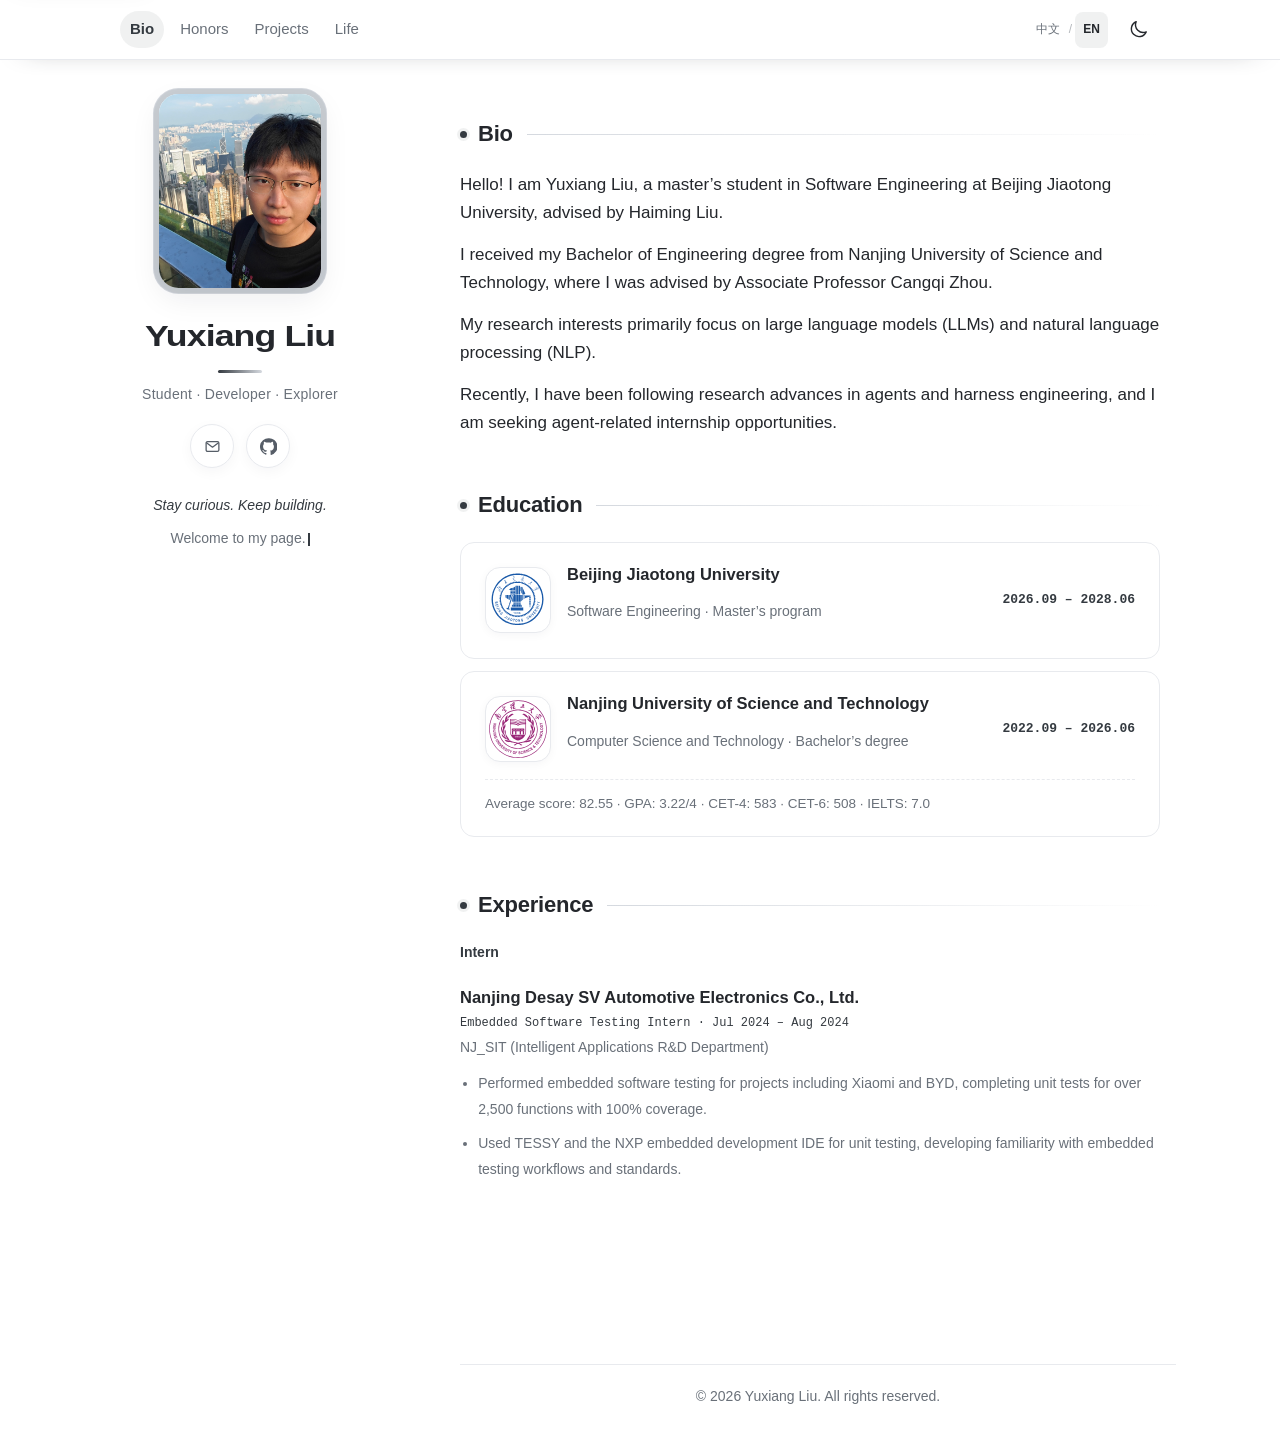
<file: personal-site/index.html>
<!DOCTYPE html>
<html lang="en" data-theme="light">
<head>
<meta charset="UTF-8">
<link rel="alternate" hreflang="zh-CN" href="zh/index.html"><link rel="alternate" hreflang="en" href="index.html"><meta name="viewport" content="width=device-width, initial-scale=1">
<title>Yuxiang Liu · Personal Homepage</title>
<meta name="description" content="Yuxiang Liu, a Software Engineering master’s student at Beijing Jiaotong University interested in LLMs, NLP, agents, and harness engineering, seeking agent-related internships.">
<meta id="themeColor" name="theme-color" content="#ffffff">
<link rel="icon" href="assets/img/favicon.svg" type="image/svg+xml">
<script>document.documentElement.classList.add("js");document.documentElement.dataset.theme=new URLSearchParams(location.search).get("theme")==="dark"?"dark":"light";document.documentElement.dataset.panel=["honors","projects","life"].includes(location.hash.slice(1))?location.hash.slice(1):"bio";</script>
<link rel="stylesheet" href="assets/css/theme-luka.css"><link rel="stylesheet" href="assets/css/custom.css">
</head>
<body class="theme-luka">
<a class="skip-link" href="#main-content">Skip to content</a>
<nav class="top-nav" aria-label="Primary navigation"><div class="nav-container"><div class="nav-left"><a href="#bio" class="nav-link"><span>Bio</span></a><a href="#honors" class="nav-link"><span>Honors</span></a><a href="#projects" class="nav-link"><span>Projects</span></a><a href="#life" class="nav-link"><span>Life</span></a></div><div class="nav-right"><nav class="language-switch" aria-label="Language selection"><a href="zh/index.html#bio" data-language-base="zh/index.html" lang="zh-CN" hreflang="zh-CN" aria-label="Chinese version">中文</a><span aria-hidden="true">/</span><a href="index.html#bio" data-language-base="index.html" lang="en" hreflang="en" aria-current="page" aria-label="English version">EN</a></nav><button id="themeToggle" class="theme-toggle" title="Switch to dark theme" aria-label="Switch to dark theme" aria-pressed="false"><svg class="icon-svg icon-moon" viewBox="0 0 24 24" aria-hidden="true"><path d="M21.75 15a9.75 9.75 0 0 1-12.75-12.75A9.75 9.75 0 1 0 21.75 15Z"/></svg><svg class="icon-svg icon-sun" viewBox="0 0 24 24" aria-hidden="true"><circle cx="12" cy="12" r="3.5"/><path d="M12 2v2M12 20v2M4.93 4.93l1.42 1.42M17.65 17.65l1.42 1.42M2 12h2M20 12h2"/></svg></button></div></div></nav>
<div class="wrapper">
<header class="sidebar"><div class="profile-card"><div class="image avatar"><img src="assets/img/avatar.jpg" alt="Portrait of Yuxiang Liu" decoding="async" fetchpriority="high"></div><h1 class="site-name"><span class="name-lettering">Yuxiang Liu</span></h1><p class="sidebar-sub">Student · Developer · Explorer</p><div class="social-icons"><a href="mailto:liuyx26@bjtu.edu.cn" title="Email: liuyx26@bjtu.edu.cn" aria-label="Email Yuxiang Liu"><svg class="icon-svg" viewBox="0 0 24 24" aria-hidden="true"><rect x="3" y="5" width="18" height="14" rx="2"/><path d="m4 7 8 6 8-6"/></svg></a><a href="https://github.com/lyx0902" target="_blank" rel="noopener noreferrer" title="GitHub · lyx0902" aria-label="Yuxiang Liu on GitHub"><svg class="icon-svg icon-github" viewBox="0 0 24 24" aria-hidden="true" focusable="false"><path d="M12 .3a12 12 0 0 0-3.79 23.39c.6.11.82-.26.82-.58l-.02-2.04c-3.34.73-4.04-1.61-4.04-1.61-.55-1.39-1.33-1.76-1.33-1.76-1.09-.74.08-.73.08-.73 1.21.09 1.84 1.24 1.84 1.24 1.07 1.84 2.81 1.31 3.5 1 .11-.78.42-1.31.76-1.61-2.67-.3-5.47-1.33-5.47-5.93 0-1.31.47-2.38 1.24-3.22-.14-.3-.54-1.52.1-3.18 0 0 1.01-.32 3.3 1.23A11.5 11.5 0 0 1 12 6.32c1.02 0 2.05.14 3 .4 2.28-1.55 3.29-1.23 3.29-1.23.64 1.66.24 2.88.12 3.18.76.84 1.23 1.91 1.23 3.22 0 4.61-2.81 5.62-5.48 5.92.44.37.81 1.1.81 2.22l-.02 3.29c0 .31.21.69.83.57A12 12 0 0 0 12 .3Z"/></svg></a></div><p class="sidebar-motto"><span class="motto-quote" lang="en">Stay curious. Keep building.</span><span class="welcome-note" lang="en"><span id="twText">Welcome to my page.</span><span class="tw-caret" aria-hidden="true"></span></span></p></div></header>
<main class="content" id="main-content" tabindex="-1">
<section class="site-panel" id="bio" aria-labelledby="bio-title"><div class="section" id="about"><h2 class="section-title" id="bio-title" tabindex="-1"><span class="section-label">Bio</span></h2><div class="section-body">
<p>Hello! I am Yuxiang Liu, a master’s student in Software Engineering at Beijing Jiaotong University, advised by Haiming Liu.</p>
<p>I received my Bachelor of Engineering degree from Nanjing University of Science and Technology, where I was advised by Associate Professor Cangqi Zhou.</p>
<p>My research interests primarily focus on large language models (LLMs) and natural language processing (NLP).</p>
<p>Recently, I have been following research advances in agents and harness engineering, and I am seeking agent-related internship opportunities.</p>
</div></div>
<div class="section" id="education">
<h3 class="section-title" id="education-title" tabindex="-1"><span class="section-label">Education</span></h3>
<div class="section-body">
<div class="edu-card"><div class="edu-row"><img class="edu-logo" src="assets/img/bjtu.svg" alt="Beijing Jiaotong University emblem"><div class="edu-main"><p class="edu-name"><strong>Beijing Jiaotong University</strong></p><p class="edu-meta">Software Engineering · Master’s program</p></div><span class="edu-period">2026.09 – 2028.06</span></div></div>
<div class="edu-card"><div class="edu-row"><img class="edu-logo" src="assets/img/njust.svg" alt="Nanjing University of Science and Technology emblem"><div class="edu-main"><p class="edu-name"><strong>Nanjing University of Science and Technology</strong></p><p class="edu-meta">Computer Science and Technology · Bachelor’s degree</p></div><span class="edu-period">2022.09 – 2026.06</span></div><div class="edu-extra">Average score: 82.55 · GPA: 3.22/4 · CET-4: 583 · CET-6: 508 · IELTS: 7.0</div></div>
</div></div>
<div class="section" id="experience">
<h3 class="section-title" id="experience-title" tabindex="-1"><span class="section-label">Experience</span></h3>
<div class="section-body"><div class="exp-block"><div class="exp-label">Intern</div><div class="exp-item"><div class="exp-body"><div class="exp-title">Nanjing Desay SV Automotive Electronics Co., Ltd.</div><div class="exp-meta">Embedded Software Testing Intern · Jul 2024 – Aug 2024</div><div class="exp-desc">NJ_SIT (Intelligent Applications R&amp;D Department)</div><ul class="internship-details"><li>Performed embedded software testing for projects including Xiaomi and BYD, completing unit tests for over 2,500 functions with 100% coverage.</li><li>Used TESSY and the NXP embedded development IDE for unit testing, developing familiarity with embedded testing workflows and standards.</li></ul></div></div></div></div></div>
</section>
<section class="site-panel" id="honors" aria-labelledby="honors-title">
<h2 class="visually-hidden" id="honors-title" tabindex="-1">Honors</h2>
<nav class="chapter-index" aria-label="Competitions and honors navigation"><div class="reading-track" role="progressbar" aria-label="Reading progress through competitions and honors" aria-valuemin="0" aria-valuemax="100" aria-valuenow="0"><span class="reading-fill"></span></div><a href="#competitions"><span class="reading-node" aria-hidden="true"></span><span>Competitions</span></a><a href="#awards"><span class="reading-node" aria-hidden="true"></span><span>Honors</span></a></nav>
<div class="section" id="competitions"><h3 class="section-title" id="competitions-title" tabindex="-1"><span class="section-label">Competitions</span></h3><div class="section-body"><div class="comp-list">
<div class="comp-item"><span class="comp-name">13th MathorCup University Mathematical Modeling Challenge (2023)</span><span class="comp-award">First Prize</span></div>
<div class="comp-item"><span class="comp-name">Mathematical Contest in Modeling (MCM), 2024</span><span class="comp-award">Honorable Mention</span></div>
<div class="comp-item"><span class="comp-name">6th National Collegiate Curling AI Challenge (2024)</span><span class="comp-award">Third Prize</span></div>
<div class="comp-item"><span class="comp-name">15th CP Cup National Collegiate Market Research and Analysis Competition (2025)</span><span class="comp-award">First Prize, Jiangsu Province</span></div>
<div class="comp-item"><span class="comp-name">China Undergraduate Mathematical Contest in Modeling (CUMCM)(2024)</span><span class="comp-award">Second Prize, Jiangsu Province</span></div>
<div class="comp-item"><span class="comp-name">14th MathorCup Mathematical Applications Challenge (2024)</span><span class="comp-award">Second Prize, Jiangsu Province</span></div>
</div></div></div>
<div class="section" id="awards"><h3 class="section-title" id="awards-title" tabindex="-1"><span class="section-label">Honors</span></h3><div class="section-body"><div class="awards-grid"><div class="award-item"><span class="award-icon" aria-hidden="true">◇</span><div class="award-text"><strong>NJUST Outstanding Student Scholarship · Second Class</strong><div class="award-detail">Awarded once · 24-25Q1</div></div></div><div class="award-item"><span class="award-icon" aria-hidden="true">◇</span><div class="award-text"><strong>NJUST Outstanding Student Scholarship · Third Class</strong><div class="award-detail">Awarded three times · 22-23Q1, 23-24Q2, 24-25Q2</div></div></div><div class="award-item"><span class="award-icon" aria-hidden="true">◇</span><div class="award-text"><strong>NJUST Active Participant in Science, Aesthetic Education and Arts Activities</strong><div class="award-detail">Awarded three times · 24-25, 23-24, 22-23</div></div></div><div class="award-item"><span class="award-icon" aria-hidden="true">◇</span><div class="award-text"><strong>Outstanding Member of the NJUST Student Arts Troupe</strong><div class="award-detail">Awarded once · 23-24</div></div></div></div></div></div>
</section>
<section class="site-panel" id="projects" aria-labelledby="projects-title">
<h2 class="section-title" id="projects-title" tabindex="-1"><span class="section-label">Projects</span></h2>
<div class="section-body"><div class="proj-list">
<article class="proj-card" data-project="LinkRadar">
<div class="proj-overview">
<a class="proj-thumb" href="https://lyx0902.github.io/LinkRadar/" target="_blank" rel="noopener noreferrer" aria-label="LinkRadar · Visit live demo"><img src="assets/img/LinkRadar.png" alt="LinkRadar key node dashboard screenshot" loading="lazy" decoding="async"></a>
<div class="proj-body"><div class="proj-head"><span class="proj-title">LinkRadar</span></div>
<div class="proj-desc"><p>LinkRadar is a single-machine, multicore graph analysis project that computes all-source betweenness centrality for unweighted, undirected networks using Brandes’ algorithm. It combines CSR, Numba, tree quotient graphs, and multithreading, and supports checkpoint recovery and interactive visualization.</p></div>
<div class="proj-metadata"><p><span class="proj-meta-label">Type:</span> Course Project</p><p><span class="proj-meta-label">Team:</span> Yuxiang Liu</p><p><span class="proj-meta-label">GitHub:</span> <a href="https://github.com/lyx0902/LinkRadar" target="_blank" rel="noopener noreferrer">https://github.com/lyx0902/LinkRadar</a></p></div></div>
</div>
<details class="proj-details"><summary><span>Project details</span></summary><div class="proj-details-content"><h3>Key Node Identification and Parallel Computing for Large Networks</h3><p class="proj-details-stack"><strong>Tech stack: </strong>Python, NumPy, Numba, NetworkX, Multiprocessing, HTML/CSS/JavaScript</p><section class="proj-detail-item"><h4>Exact graph algorithms and data processing</h4><p>Implemented all-source Brandes betweenness centrality for unweighted, undirected networks, using BFS for shortest distances and equal-length path counts followed by reverse dependency accumulation. Built edge-list cleaning, node mapping, and graph fingerprint checks for reproducible real-network analysis.</p></section><section class="proj-detail-item"><h4>Graph compression and result recovery</h4><p>Designed a peripheral-tree quotient graph that groups original sources sharing a core anchor by weight, computes weighted contributions on the core, and recovers original-node contributions using tree structure. For YouTube, this reduced traversal from 1,134,890 original sources to 470,164 core source groups.</p></section><section class="proj-detail-item"><h4>Compiled kernels and multicore parallelism</h4><p>Stored graph structure compactly in CSR arrays and used Numba to compile shortest-path search and dependency accumulation into native code that releases the GIL. Dynamically batched source groups across threads sharing the read-only core graph, with private workspaces and a final reduction.</p></section><section class="proj-detail-item"><h4>Shortest-path edge recording</h4><p>Recorded shortest-path successor edges during forward BFS and used them directly during reverse accumulation to reduce repeated adjacency scans. Across three paired trials with 64 source groups and four threads on the YouTube core, median speedup for execution and reduction was 1.436×.</p></section><section class="proj-detail-item"><h4>Checkpointing and recovery</h4><p>Implemented alternating cumulative snapshots with hash validation and atomic manifest commits to recover completed chunks. Completed the YouTube all-source task across two eight-thread sessions in approximately 2 hours 30 minutes of supervised wall-clock time, excluding the pause between sessions.</p></section><section class="proj-detail-item"><h4>Validation and presentation</h4><p>Compared all-node results against NetworkX on small graphs and two real networks. Checked large-graph results using source coverage, file hashes, and peripheral-tree formulas, and built fixed-ranking node-removal experiments and an interactive dashboard showing connectivity under betweenness, degree, and random strategies.</p></section></div></details>
</article>
<article class="proj-card" data-project="AchievementAnalysis">
<div class="proj-overview">
<a class="proj-thumb" href="https://www.soyorinlove.cn/#research/retention" target="_blank" rel="noopener noreferrer" aria-label="AchievementAnalysis · Visit live demo"><img src="assets/img/AchievementAnalysis.png" alt="AchievementAnalysis interface screenshot" loading="lazy" decoding="async"></a>
<div class="proj-body"><div class="proj-head"><span class="proj-title">AchievementAnalysis</span></div>
<div class="proj-desc"><p><strong>Overall project:</strong> Integrates Steam data from multiple sources to analyze game trends, clustering, reviews, and player engagement, providing explainable recommendations and interactive presentations.</p><p><strong>My contribution:</strong> Implemented automated achievement classification and mainline progression analysis, interpreted player engagement using gameplay, playtime, and reviews, and visualized the data.</p></div>
<div class="proj-metadata"><p><span class="proj-meta-label">Type:</span> Course Project</p><p><span class="proj-meta-label">Team:</span> Wenhai Wang, Yuxiang Liu, Jinhui Yang, Meitian Ye, Zhengyu Zhu</p><p><span class="proj-meta-label">GitHub:</span> <a href="https://github.com/WwhdsOne/achievement-analytics" target="_blank" rel="noopener noreferrer">https://github.com/WwhdsOne/achievement-analytics</a></p></div></div>
</div>
<details class="proj-details"><summary><span>Project details</span></summary><div class="proj-details-content"><h3>Mainline Progression and Player Engagement Analysis from Steam Achievements</h3><section class="proj-detail-item"><h4>Achievement semantic labeling pipeline</h4><p>Built a DeepSeek-based multilabel classification pipeline using structured inputs of game names, genres, and original achievement text, covering eight categories including mainline, side quests, collection, and challenges. Validated achievement ID completeness, label exclusivity, and quoted evidence, then filtered by confidence: 803 games, 48,390 achievements, and 51,854 stored labels.</p></section><section class="proj-detail-item"><h4>Reliable calls and recoverable execution</h4><p>Designed versioned prompts, request-fingerprint caching, and cached-response revalidation with request budgets, cumulative timeouts, backoff retries, and progress tracking. SQLite transactions commit per game, isolating failures and retaining low-confidence candidates and abnormal responses; committed results and valid cache enable resumption without repeating calls or rolling back the entire batch.</p></section><section class="proj-detail-item"><h4>Mainline metrics and progression analysis</h4><p>Reused the team’s existing mainline labels and ordered story nodes to calculate first, middle, and final node coverage and early, late, and full progression ratios. Addressed missing denominators, representative nodes for multiple endings, and coverage reversals. Produced a 198-game metrics table, 183 complete three-node samples, and 1,543 adjacent-node intervals to identify games with similar endpoints but different stage-level drops.</p></section><section class="proj-detail-item"><h4>Multi-source association and uncertainty</h4><p>Joined RAWG playtime, HLTB reference duration, and Steam and Metacritic ratings by AppID. Used common-sample comparisons, Spearman correlations with average ranks for ties, and 2,000 game-level paired bootstrap resamples. In a common sample of 69 games, correlations with full progression were ρ = 0.289 for absolute playtime and ρ = 0.652 for relative mainline time investment; reported confidence intervals and distinguished association from causation.</p></section><section class="proj-detail-item"><h4>Interpretable peer baselines</h4><p>Built Jaccard similarity references from complete gameplay multilabels, requiring comparable ending definitions, excluding the game itself, and enforcing a minimum peer count. Calculated median differences, interquartile ranges, and percentile positions for stage progression; provided valid primary references for 181 games and tested sensitivity to similarity thresholds, reception, and content length.</p></section><section class="proj-detail-item"><h4>Analysis delivery and interactive visualization</h4><p>Combined shared metrics and five analysis topics into 21 PNG/SVG chart sets, detailed and summary CSVs, and an interactive page. Users can select 1–5 games by AppID or Chinese or English name to inspect stage comparisons, full curves, and conditions. Offline precomputation, source fingerprint checks, and embedded HTML data keep selections limited to highlighting and details; viewing needs no database, model API, or analysis backend.</p></section></div></details>
</article>
<article class="proj-card" data-project="ApexLogic">
<div class="proj-overview">
<a class="proj-thumb" href="assets/img/ApexLogic.png" target="_blank" rel="noopener noreferrer" aria-label="ApexLogic · View full project screenshot"><img src="assets/img/ApexLogic.png" alt="ApexLogic interface screenshot" loading="lazy" decoding="async"></a>
<div class="proj-body"><div class="proj-head"><span class="proj-title">ApexLogic</span></div>
<div class="proj-desc"><p>A multi-agent deep research system combining multi-source retrieval and iterative review, with checkpoint-based research resumption, cross-task memory reuse, and concurrent background execution.</p></div>
<div class="proj-metadata"><p><span class="proj-meta-label">Type:</span> Research Project</p><p><span class="proj-meta-label">Team:</span> Yuxiang Liu</p><p><span class="proj-meta-label">GitHub:</span> <a href="https://github.com/lyx0902/ApexLogic" target="_blank" rel="noopener noreferrer">https://github.com/lyx0902/ApexLogic</a></p></div></div>
</div>
<details class="proj-details"><summary><span>Project details</span></summary><div class="proj-details-content"><h3>A LangGraph Multi-Agent System for Open-Domain Deep Research and Question Answering</h3><p class="proj-details-stack"><strong>Tech stack: </strong>Python, LangGraph, Multi-Agentic Workflow, Thompson Sampling, AQD, IRCoT, PostgreSQL, Redis, Streamlit</p><section class="proj-detail-item"><h4>Multi-agent orchestration and review loop</h4><p>Built a Researcher → Writer → Reviewer workflow using a LangGraph state graph, persisting retrieval strategy parameters, reasoning chains, and revision records across rounds. Four-dimensional review covers factual accuracy, logical completeness, information coverage, and actionability; evidence gaps and structured revision instructions drive conditional routing through retrieval, writing, review, and further search or revision.</p></section><section class="proj-detail-item"><h4>Coordinated retrieval strategies</h4><p>Integrated DuckDuckGo, Tavily, and arXiv as heterogeneous sources. BGE-M3 vector retrieval and reranking narrow Top-20 to Top-10; reranking scores feed Thompson Sampling to allocate source quotas dynamically. AQD subquestion decomposition and IRCoT multi-hop follow-up search preserve key evidence and citations in separate ordinary and reasoning-search contexts.</p></section><section class="proj-detail-item"><h4>Cross-task evidence memory and retrieval reuse</h4><p>Built source-evidence memory on PostgreSQL / pgvector, persisting quoted excerpts, sources, expiry, and vectors. Checks evidence coverage, version, and freshness per subquestion, skipping planned searches only when conditions are met while retaining necessary evidence for writing. Redis search and vector caches support TTL expiry, concurrent request coalescing, and failure bypass.</p></section><section class="proj-detail-item"><h4>Concurrent scheduling and recoverable execution</h4><p>Designed task-level multiprocess workers and bounded retrieval-level thread pools. A PostgreSQL transactional outbox and Redis Stream consumer groups decouple page submissions from background execution; task locks, lease heartbeats, and worker concurrency management coordinate claims and external calls. Database scans compensate for lost notifications and recover disconnected tasks. LangGraph synchronous checkpoints and configuration snapshot validation enable node-level recovery while preserving committed progress.</p></section><section class="proj-detail-item"><h4>Intent routing and report interaction</h4><p>Developed an operation-recognition chain with optional Jev classification and a structured LLM fallback, confidence thresholds, target-task validation, and clarification branches, separating model decisions from execution. Supports report follow-up questions, incremental updates, rewriting, and verification; stores Q&amp;A, sources, and report versions separately, with Streamlit views of node progress, selected retrievals, review routes, and intent audits.</p></section><section class="proj-detail-item"><h4>Quantitative evaluation and iteration</h4><p>Built a stratified HotpotQA evaluation set and compared baselines including DeepSeek-V3.2 and Qwen3-Max. Medium accuracy reached 72.0% versus 61.3% for DeepSeek-V3.2; Hard accuracy improved by over 20%. Improved handling of bad cases such as improperly permitted degraded results and parsing errors, added pytest review unit tests, and documented the work.</p></section></div></details>
</article>
</div></div></section>
<section class="site-panel" id="life" aria-labelledby="life-title">
<h2 class="section-title" id="life-title" tabindex="-1"><span class="section-label">Life</span></h2>
<div class="section-body"><div class="announce-list"><div class="announce-item"><span class="announce-date">2023.10</span><div class="announce-body"><div class="announce-title">7th Jiangsu Provincial College Student Arts Exhibition</div><div class="announce-desc">First Prize, Instrumental Ensemble Division</div></div></div><div class="announce-item"><span class="announce-date">2022.10</span><div class="announce-body"><div class="announce-title">NJUST Freshman Basketball Tournament</div><div class="announce-desc">Third Place</div></div></div></div></div>
</section>
</main>
<footer class="site-footer"><p>© 2026 Yuxiang Liu. All rights reserved.</p></footer>
</div>
<script src="assets/js/chapters.js"></script><script src="assets/js/main.js"></script>
</body></html>
</file>
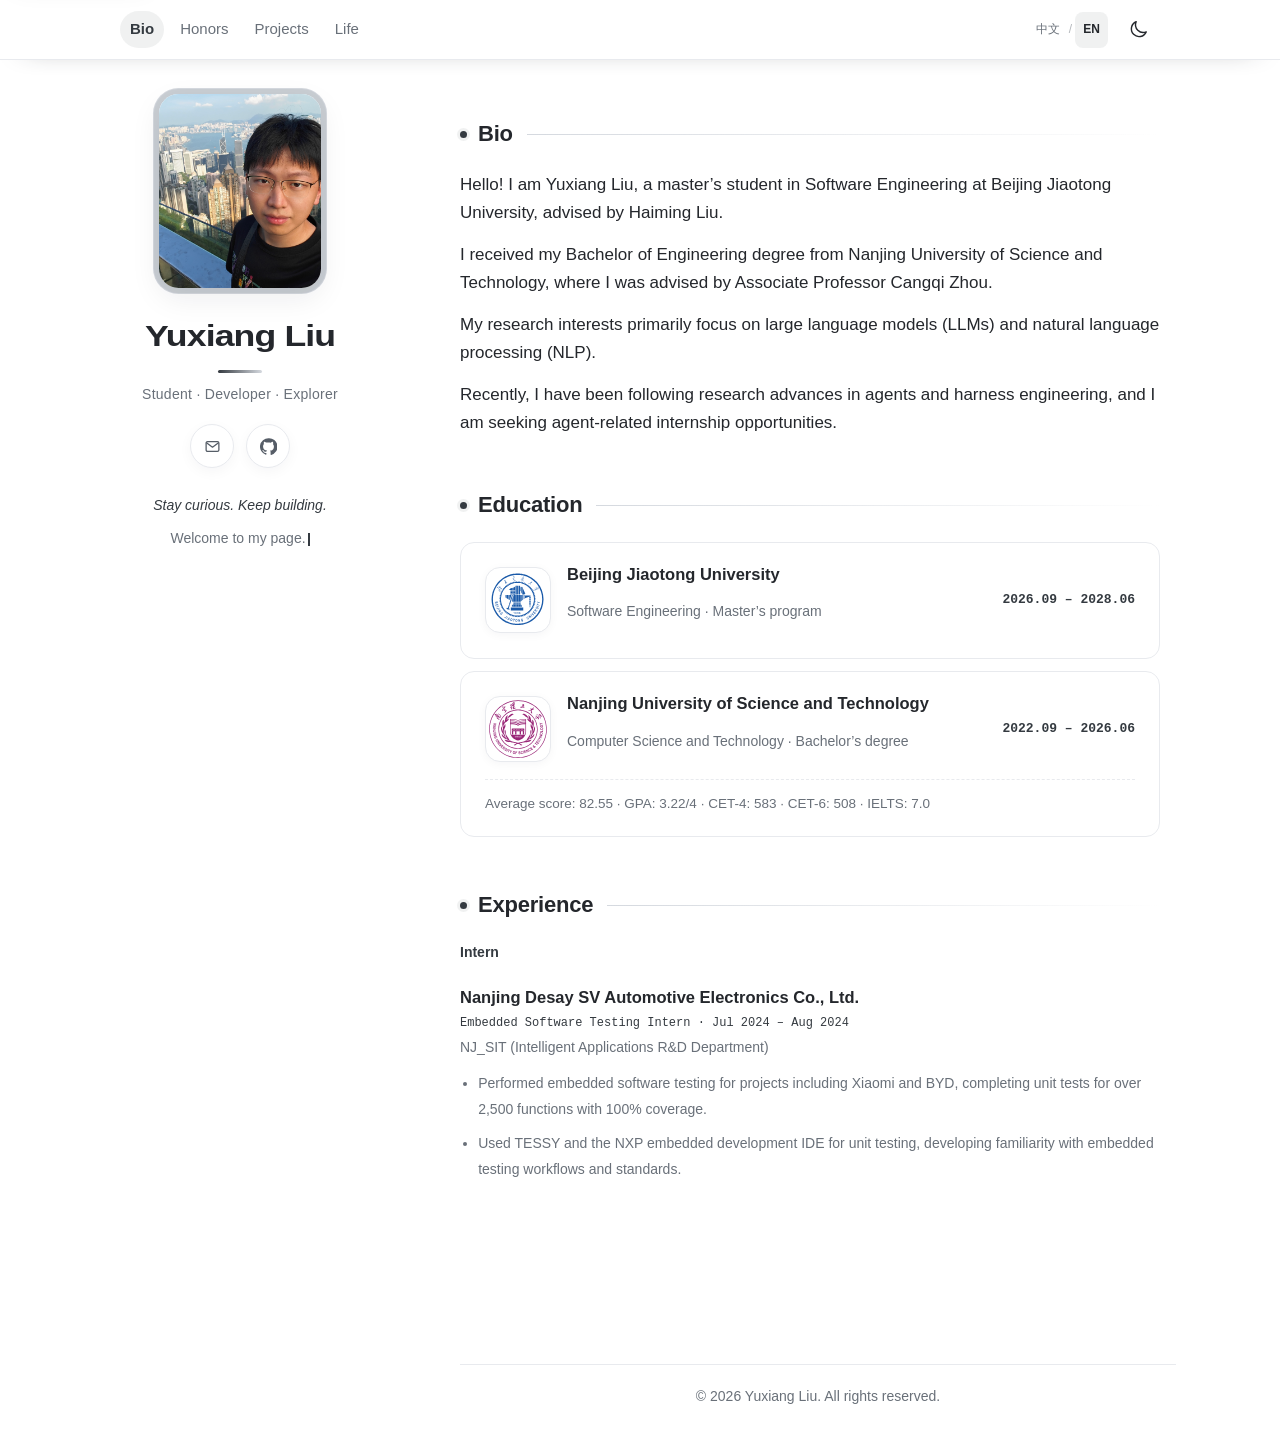
<file: personal-site/en/index.html>
<!DOCTYPE html>
<html lang="en"><head><meta charset="UTF-8"><meta name="viewport" content="width=device-width, initial-scale=1"><title>Yuxiang Liu · Personal Homepage</title><meta http-equiv="refresh" content="0;url=../index.html"><script>location.replace("../index.html" + location.search + location.hash);</script></head><body><p><a href="../index.html">Continue to the English homepage</a></p></body></html>
</file>
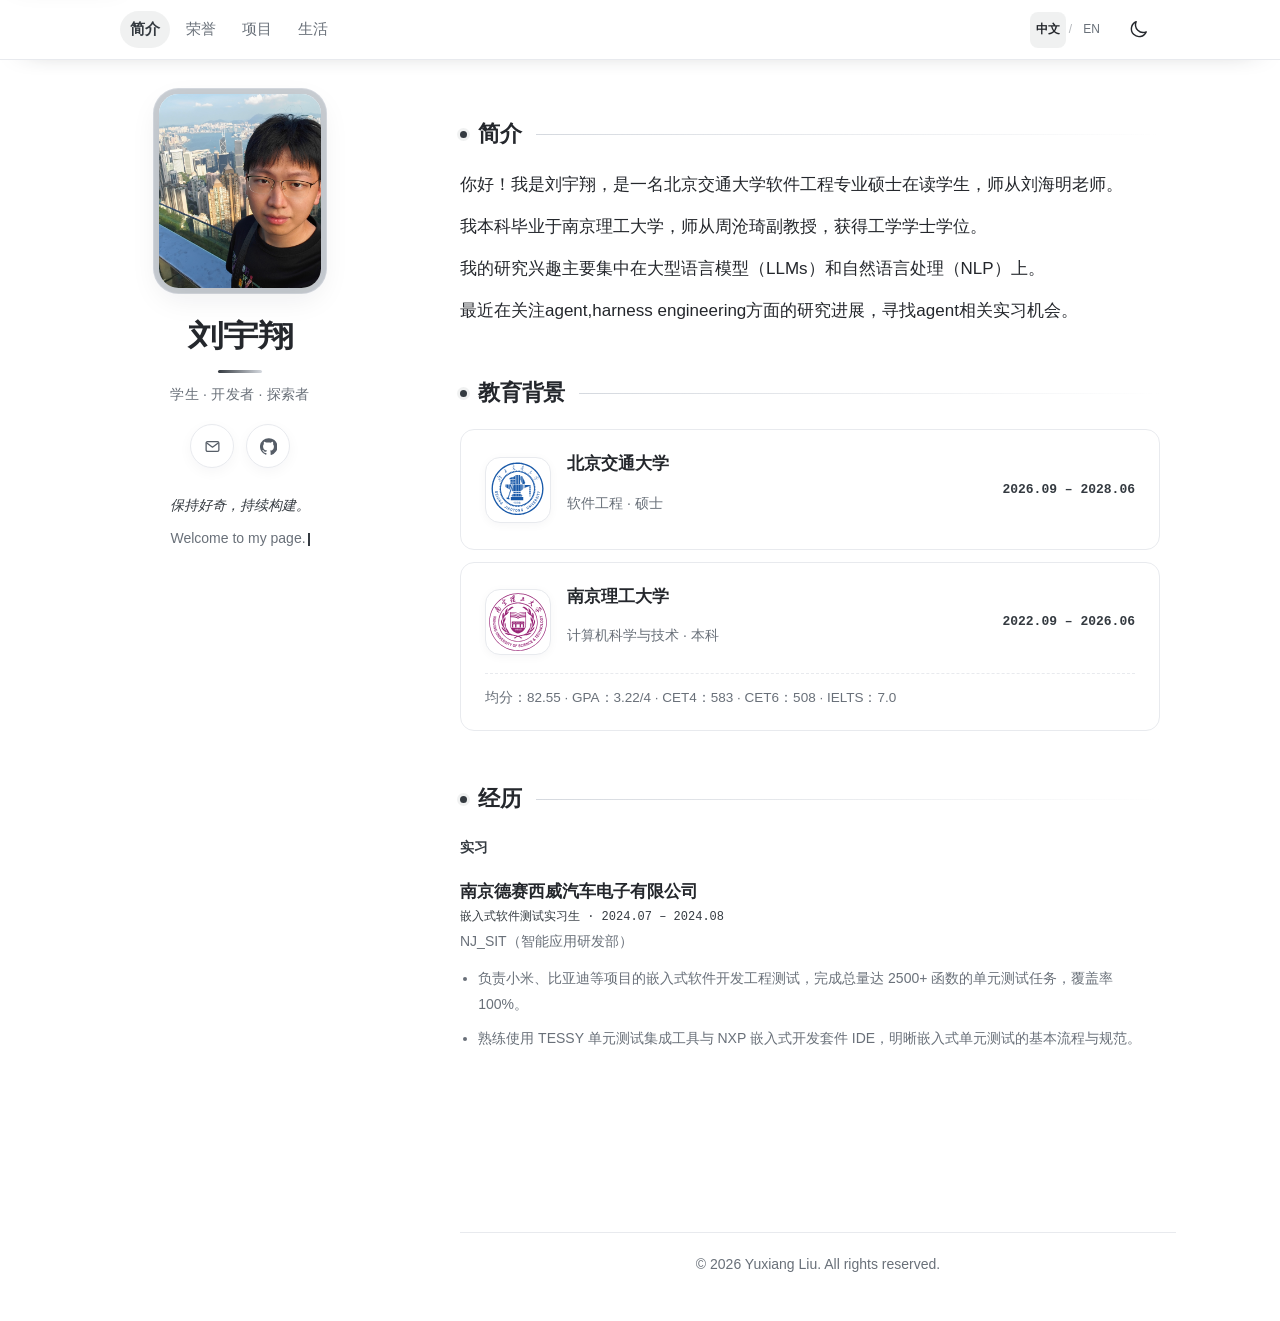
<file: personal-site/zh/index.html>
<!DOCTYPE html>
<html lang="zh-CN" data-theme="light">
<head>
<meta charset="UTF-8">
<link rel="alternate" hreflang="zh-CN" href="index.html"><link rel="alternate" hreflang="en" href="../index.html"><meta name="viewport" content="width=device-width, initial-scale=1">
<title>刘宇翔 · 个人主页</title>
<meta name="description" content="刘宇翔，北京交通大学软件工程硕士在读，关注大型语言模型、自然语言处理、智能体与 Harness Engineering，寻找 Agent 相关实习机会。">
<meta id="themeColor" name="theme-color" content="#ffffff">
<link rel="icon" href="../assets/img/favicon.svg" type="image/svg+xml">
<script>document.documentElement.classList.add("js");document.documentElement.dataset.theme=new URLSearchParams(location.search).get("theme")==="dark"?"dark":"light";document.documentElement.dataset.panel=["honors","projects","life"].includes(location.hash.slice(1))?location.hash.slice(1):"bio";</script>
<link rel="stylesheet" href="../assets/css/theme-luka.css"><link rel="stylesheet" href="../assets/css/custom.css">
</head>
<body class="theme-luka">
<a class="skip-link" href="#main-content">跳转到内容</a>
<nav class="top-nav" aria-label="主导航"><div class="nav-container"><div class="nav-left"><a href="#bio" class="nav-link"><span>简介</span></a><a href="#honors" class="nav-link"><span>荣誉</span></a><a href="#projects" class="nav-link"><span>项目</span></a><a href="#life" class="nav-link"><span>生活</span></a></div><div class="nav-right"><nav class="language-switch" aria-label="语言选择"><a href="index.html#bio" data-language-base="index.html" lang="zh-CN" hreflang="zh-CN" aria-current="page" aria-label="中文页面">中文</a><span aria-hidden="true">/</span><a href="../index.html#bio" data-language-base="../index.html" lang="en" hreflang="en" aria-label="English version">EN</a></nav><button id="themeToggle" class="theme-toggle" title="切换至深色主题" aria-label="切换至深色主题" aria-pressed="false"><svg class="icon-svg icon-moon" viewBox="0 0 24 24" aria-hidden="true"><path d="M21.75 15a9.75 9.75 0 0 1-12.75-12.75A9.75 9.75 0 1 0 21.75 15Z"/></svg><svg class="icon-svg icon-sun" viewBox="0 0 24 24" aria-hidden="true"><circle cx="12" cy="12" r="3.5"/><path d="M12 2v2M12 20v2M4.93 4.93l1.42 1.42M17.65 17.65l1.42 1.42M2 12h2M20 12h2"/></svg></button></div></div></nav>
<div class="wrapper">
<header class="sidebar"><div class="profile-card"><div class="image avatar"><img src="../assets/img/avatar.jpg" alt="刘宇翔的头像" decoding="async" fetchpriority="high"></div><h1 class="site-name"><span class="name-lettering">刘宇翔</span></h1><p class="sidebar-sub">学生 · 开发者 · 探索者</p><div class="social-icons"><a href="mailto:liuyx26@bjtu.edu.cn" title="邮箱：liuyx26@bjtu.edu.cn" aria-label="发送邮件给刘宇翔"><svg class="icon-svg" viewBox="0 0 24 24" aria-hidden="true"><rect x="3" y="5" width="18" height="14" rx="2"/><path d="m4 7 8 6 8-6"/></svg></a><a href="https://github.com/lyx0902" target="_blank" rel="noopener noreferrer" title="GitHub · lyx0902" aria-label="刘宇翔的 GitHub 主页"><svg class="icon-svg icon-github" viewBox="0 0 24 24" aria-hidden="true" focusable="false"><path d="M12 .3a12 12 0 0 0-3.79 23.39c.6.11.82-.26.82-.58l-.02-2.04c-3.34.73-4.04-1.61-4.04-1.61-.55-1.39-1.33-1.76-1.33-1.76-1.09-.74.08-.73.08-.73 1.21.09 1.84 1.24 1.84 1.24 1.07 1.84 2.81 1.31 3.5 1 .11-.78.42-1.31.76-1.61-2.67-.3-5.47-1.33-5.47-5.93 0-1.31.47-2.38 1.24-3.22-.14-.3-.54-1.52.1-3.18 0 0 1.01-.32 3.3 1.23A11.5 11.5 0 0 1 12 6.32c1.02 0 2.05.14 3 .4 2.28-1.55 3.29-1.23 3.29-1.23.64 1.66.24 2.88.12 3.18.76.84 1.23 1.91 1.23 3.22 0 4.61-2.81 5.62-5.48 5.92.44.37.81 1.1.81 2.22l-.02 3.29c0 .31.21.69.83.57A12 12 0 0 0 12 .3Z"/></svg></a></div><p class="sidebar-motto"><span class="motto-quote" lang="zh-Hans">保持好奇，持续构建。</span><span class="welcome-note" lang="en"><span id="twText">Welcome to my page.</span><span class="tw-caret" aria-hidden="true"></span></span></p></div></header>
<main class="content" id="main-content" tabindex="-1">
<section class="site-panel" id="bio" aria-labelledby="bio-title"><div class="section" id="about"><h2 class="section-title" id="bio-title" tabindex="-1"><span class="section-label">简介</span></h2><div class="section-body">
<p>你好！我是刘宇翔，是一名北京交通大学软件工程专业硕士在读学生，师从刘海明老师。</p>
<p>我本科毕业于南京理工大学，师从周沧琦副教授，获得工学学士学位。</p>
<p>我的研究兴趣主要集中在大型语言模型（LLMs）和自然语言处理（NLP）上。</p>
<p>最近在关注agent,harness engineering方面的研究进展，寻找agent相关实习机会。</p>
</div></div>
<div class="section" id="education">
<h3 class="section-title" id="education-title" tabindex="-1"><span class="section-label">教育背景</span></h3>
<div class="section-body">
<div class="edu-card"><div class="edu-row"><img class="edu-logo" src="../assets/img/bjtu.svg" alt="北京交通大学校徽"><div class="edu-main"><p class="edu-name"><strong>北京交通大学</strong></p><p class="edu-meta">软件工程 · 硕士</p></div><span class="edu-period">2026.09 – 2028.06</span></div></div>
<div class="edu-card"><div class="edu-row"><img class="edu-logo" src="../assets/img/njust.svg" alt="南京理工大学校徽"><div class="edu-main"><p class="edu-name"><strong>南京理工大学</strong></p><p class="edu-meta">计算机科学与技术 · 本科</p></div><span class="edu-period">2022.09 – 2026.06</span></div><div class="edu-extra">均分：82.55 · GPA：3.22/4 · CET4：583 · CET6：508 · IELTS：7.0</div></div>
</div></div>
<div class="section" id="experience">
<h3 class="section-title" id="experience-title" tabindex="-1"><span class="section-label">经历</span></h3>
<div class="section-body"><div class="exp-block"><div class="exp-label">实习</div><div class="exp-item"><div class="exp-body"><div class="exp-title">南京德赛西威汽车电子有限公司</div><div class="exp-meta">嵌入式软件测试实习生 · 2024.07 – 2024.08</div><div class="exp-desc">NJ_SIT（智能应用研发部）</div><ul class="internship-details"><li>负责小米、比亚迪等项目的嵌入式软件开发工程测试，完成总量达 2500+ 函数的单元测试任务，覆盖率 100%。</li><li>熟练使用 TESSY 单元测试集成工具与 NXP 嵌入式开发套件 IDE，明晰嵌入式单元测试的基本流程与规范。</li></ul></div></div></div></div></div>
</section>
<section class="site-panel" id="honors" aria-labelledby="honors-title">
<h2 class="visually-hidden" id="honors-title" tabindex="-1">荣誉</h2>
<nav class="chapter-index" aria-label="竞赛与荣誉子导航"><div class="reading-track" role="progressbar" aria-label="竞赛与荣誉阅读进度" aria-valuemin="0" aria-valuemax="100" aria-valuenow="0"><span class="reading-fill"></span></div><a href="#competitions"><span class="reading-node" aria-hidden="true"></span><span>竞赛</span></a><a href="#awards"><span class="reading-node" aria-hidden="true"></span><span>荣誉</span></a></nav>
<div class="section" id="competitions"><h3 class="section-title" id="competitions-title" tabindex="-1"><span class="section-label">竞赛</span></h3><div class="section-body"><div class="comp-list">
<div class="comp-item"><span class="comp-name">2023年第十三届 MathorCup 高校数学建模挑战赛</span><span class="comp-award">一等奖</span></div>
<div class="comp-item"><span class="comp-name">2024年美国大学生数学建模竞赛</span><span class="comp-award">Honorable Mention</span></div>
<div class="comp-item"><span class="comp-name">2024年第六届全国大学生冰壶人工智能挑战赛</span><span class="comp-award">三等奖</span></div>
<div class="comp-item"><span class="comp-name">2025年“正大杯”第十五届全国大学生市场调查与分析大赛</span><span class="comp-award">江苏省一等奖</span></div>
<div class="comp-item"><span class="comp-name">2024年“高教社杯”全国大学生数学建模竞赛</span><span class="comp-award">江苏省二等奖</span></div>
<div class="comp-item"><span class="comp-name">2024年第十四届 MathorCup 数学应用挑战赛</span><span class="comp-award">江苏省二等奖</span></div>
</div></div></div>
<div class="section" id="awards"><h3 class="section-title" id="awards-title" tabindex="-1"><span class="section-label">荣誉</span></h3><div class="section-body"><div class="awards-grid"><div class="award-item"><span class="award-icon" aria-hidden="true">◇</span><div class="award-text"><strong>南京理工大学优秀学生奖学金 · 二等</strong><div class="award-detail">1 次 · 24-25Q1</div></div></div><div class="award-item"><span class="award-icon" aria-hidden="true">◇</span><div class="award-text"><strong>南京理工大学优秀学生奖学金 · 三等</strong><div class="award-detail">3 次 · 22-23Q1、23-24Q2、24-25Q2</div></div></div><div class="award-item"><span class="award-icon" aria-hidden="true">◇</span><div class="award-text"><strong>南京理工大学科技/美育/文艺活动积极分子</strong><div class="award-detail">3 次 · 24-25、23-24、22-23</div></div></div><div class="award-item"><span class="award-icon" aria-hidden="true">◇</span><div class="award-text"><strong>南京理工大学大学生艺术团优秀团员</strong><div class="award-detail">1 次 · 23-24</div></div></div></div></div></div>
</section>
<section class="site-panel" id="projects" aria-labelledby="projects-title">
<h2 class="section-title" id="projects-title" tabindex="-1"><span class="section-label">项目</span></h2>
<div class="section-body"><div class="proj-list">
<article class="proj-card" data-project="LinkRadar">
<div class="proj-overview">
<a class="proj-thumb" href="https://lyx0902.github.io/LinkRadar/" target="_blank" rel="noopener noreferrer" aria-label="LinkRadar · 访问项目演示"><img src="../assets/img/LinkRadar.png" alt="LinkRadar 关键节点观察台页面截图" loading="lazy" decoding="async"></a>
<div class="proj-body"><div class="proj-head"><span class="proj-title">LinkRadar</span></div>
<div class="proj-desc"><p>LinkRadar 是一个面向无权无向网络的单机多核图分析项目，基于 Brandes 算法计算全源介数中心性。项目结合 CSR、Numba、树商图和线程并行，并支持检查点续算，提供交互展示。</p></div>
<div class="proj-metadata"><p><span class="proj-meta-label">类型：</span> Course Project</p><p><span class="proj-meta-label">成员：</span> 刘宇翔</p><p><span class="proj-meta-label">GitHub：</span> <a href="https://github.com/lyx0902/LinkRadar" target="_blank" rel="noopener noreferrer">https://github.com/lyx0902/LinkRadar</a></p></div></div>
</div>
<details class="proj-details"><summary><span>项目详情</span></summary><div class="proj-details-content"><h3>大规模网络关键节点识别与并行计算</h3><p class="proj-details-stack"><strong>技术栈：</strong>Python、NumPy、Numba、NetworkX、Multiprocessing、HTML/CSS/JavaScript</p><section class="proj-detail-item"><h4>精确图算法与数据处理</h4><p>面向无权无向网络实现 Brandes 全源介数中心性算法，通过 BFS 统计最短距离与等长路径数量，逆序累积节点依赖；构建边列表清洗、节点编号映射和图指纹校验流程，支持真实网络数据导入与结果复现。</p></section><section class="proj-detail-item"><h4>图结构压缩与结果恢复</h4><p>设计外围树商图，将连接同一核心锚点的原始源点按数量权重分组，在核心图上执行带权计算，并结合树结构恢复原图节点贡献；在 YouTube 数据上，将需遍历的源组从 1,134,890 个原始源点对应的逐源遍历减少至 470,164 个核心源组。</p></section><section class="proj-detail-item"><h4>编译内核与多核并行</h4><p>使用 CSR 数组紧凑存储图结构，通过 Numba 将最短路径搜索与依赖累积编译为释放 GIL 的本机代码；按源组动态分批调度，线程共享只读核心图并维护私有工作区，计算后归并局部贡献。</p></section><section class="proj-detail-item"><h4>最短路径边记录优化</h4><p>在正向 BFS 中记录满足层次条件的最短路径后继边，反向累积时直接访问有效边，减少重复邻接扫描；在 YouTube 核心图的 64 个源组、4 线程、三轮配对实验中，执行与归并阶段的加速比中位数为 1.436×。</p></section><section class="proj-detail-item"><h4>长任务检查点与断点续算</h4><p>实现双累计快照机制，按分块交替写入核心贡献，结合哈希校验和清单原子提交恢复已完成进度；完成 YouTube 全源任务，8 线程下两次会话监督墙钟合计约 2 小时 30 分，不含会话间停顿。</p></section><section class="proj-detail-item"><h4>正确性验证与结果展示</h4><p>对小图及两张真实网络的全节点结果进行 NetworkX 对照；通过源覆盖、文件哈希和外围树公式核验大图结果，并构建固定排名节点移除实验与交互式看板，展示介数、度数和随机策略下的连通性变化。</p></section></div></details>
</article>
<article class="proj-card" data-project="AchievementAnalysis">
<div class="proj-overview">
<a class="proj-thumb" href="https://www.soyorinlove.cn/#research/retention" target="_blank" rel="noopener noreferrer" aria-label="AchievementAnalysis · 访问项目演示"><img src="../assets/img/AchievementAnalysis.png" alt="AchievementAnalysis 项目页面截图" loading="lazy" decoding="async"></a>
<div class="proj-body"><div class="proj-head"><span class="proj-title">AchievementAnalysis</span></div>
<div class="proj-desc"><p><strong>整体项目：</strong> 整合Steam多源数据，分析游戏趋势、聚类、口碑与玩家投入，实现可解释推荐及交互展示。</p><p><strong>个人任务：</strong> 完成成就自动分类与主线推进分析，结合玩法、时长和口碑解释玩家投入，数据可视化。</p></div>
<div class="proj-metadata"><p><span class="proj-meta-label">类型：</span> Course Project</p><p><span class="proj-meta-label">成员：</span> 王文海，刘宇翔，杨金辉，耶美田，朱政宇</p><p><span class="proj-meta-label">GitHub：</span> <a href="https://github.com/WwhdsOne/achievement-analytics" target="_blank" rel="noopener noreferrer">https://github.com/WwhdsOne/achievement-analytics</a></p></div></div>
</div>
<details class="proj-details"><summary><span>项目详情</span></summary><div class="proj-details-content"><h3>基于 Steam 成就的主线推进与玩家投入分析</h3><section class="proj-detail-item"><h4>成就语义标注流水线</h4><p>基于 DeepSeek 构建整款游戏成就多标签分类流程，将游戏名称、类型及成就原文组织为结构化输入，覆盖主线、支线、收集、挑战等 8 类标签；实现成就 ID 完整性、标签互斥规则及原文证据引用校验，按标签置信度筛选入库，累计覆盖 803 款游戏、48,390 项成就，写入 51,854 条分类标签。</p></section><section class="proj-detail-item"><h4>可靠调用与可恢复执行</h4><p>设计版本化提示词、请求指纹缓存与缓存响应重校验机制，结合请求预算、累计超时、退避重试及进度记录控制批量调用；采用 SQLite 逐游戏事务提交，隔离单款失败，保留低置信度候选与异常响应，支持依据已提交结果和有效缓存继续处理，避免中断后重复调用与整体回滚。</p></section><section class="proj-detail-item"><h4>主线指标构建与过程分析</h4><p>复用小组既有主线标签及剧情节点顺序，建立首、中、末节点覆盖率与前段、后段、全程推进比，处理缺失分母、多结局代表节点及覆盖率逆跳等口径问题；形成 198 款游戏指标底表、183 款完整三节点样本，展开 1,543 个相邻节点区间，定位终点表现相近但阶段落差不同的游戏案例。</p></section><section class="proj-detail-item"><h4>多源关联实验与不确定性评估</h4><p>按 AppID 联结 RAWG 游玩时长、HLTB 参考耗时与 Steam、Metacritic 评分，采用共同样本对照、并列平均秩 Spearman 及 2,000 次游戏级成对 Bootstrap 开展统计分析；在 69 款时长共同样本中，测得绝对时长、相对主线耗时投入比与全程推进的 ρ 分别为 0.289、0.652，报告置信区间并区分统计关联与因果解释。</p></section><section class="proj-detail-item"><h4>可解释同类参照基线</h4><p>基于完整玩法多标签构建 Jaccard 相似度参照，结合相同结局口径、排除自身及最小参照数量约束，计算阶段推进相对同类的中位数差、四分位范围和百分位位置；为 181 款游戏提供有效主参照，并通过相似度阈值、口碑及内容长度条件对照，检查相对表现对参照选择的敏感性。</p></section><section class="proj-detail-item"><h4>分析交付与交互可视化</h4><p>将公共指标及五个分析专题整合为 21 组 PNG/SVG 图表、明细与汇总 CSV 及交互网页，支持按 AppID、中英文名称选择 1—5 款游戏，联动阶段对比、完整曲线与条件切换；采用离线预计算、来源指纹校验和 HTML 数据内嵌，保证选择仅影响高亮与明细，成品浏览无需数据库、模型接口或分析后端。</p></section></div></details>
</article>
<article class="proj-card" data-project="ApexLogic">
<div class="proj-overview">
<a class="proj-thumb" href="../assets/img/ApexLogic.png" target="_blank" rel="noopener noreferrer" aria-label="ApexLogic · 查看完整项目截图"><img src="../assets/img/ApexLogic.png" alt="ApexLogic 项目页面截图" loading="lazy" decoding="async"></a>
<div class="proj-body"><div class="proj-head"><span class="proj-title">ApexLogic</span></div>
<div class="proj-desc"><p>多智能体深度研究系统，融合多源检索与迭代评审，支持断点续研、跨任务记忆复用及后台并发执行。</p></div>
<div class="proj-metadata"><p><span class="proj-meta-label">类型：</span> Research Project</p><p><span class="proj-meta-label">成员：</span> 刘宇翔</p><p><span class="proj-meta-label">GitHub：</span> <a href="https://github.com/lyx0902/ApexLogic" target="_blank" rel="noopener noreferrer">https://github.com/lyx0902/ApexLogic</a></p></div></div>
</div>
<details class="proj-details"><summary><span>项目详情</span></summary><div class="proj-details-content"><h3>基于 LangGraph 的开放域深度研究与问答的多 Agent 系统</h3><p class="proj-details-stack"><strong>技术栈：</strong>Python, LangGraph, Multi-Agentic Workflow, Thompson Sampling, AQD, IRCoT, PostgreSQL, Redis, Streamlit</p><section class="proj-detail-item"><h4>多智能体编排与反思图闭环</h4><p>基于 LangGraph 状态图构建 Researcher → Writer → Reviewer 工作流，跨轮持久化检索策略参数、推理链与修订记录；设计事实准确性、逻辑完整性、信息覆盖和可执行性四维评审，将证据缺口与结构化修订指令接入条件路由，实现“检索—写作—评审—补搜／修订”自动化闭环。</p></section><section class="proj-detail-item"><h4>多策略协同检索优化</h4><p>集成 DuckDuckGo、Tavily、arXiv 三路异构信源，利用 BGE-M3 向量召回与重排完成 Top-20 → Top-10 两阶段筛选，以重排得分反馈 Thompson Sampling，动态分配搜索源结果配额；结合 AQD 子问题分解与 IRCoT 多跳补搜，通过普通检索／推理补搜双通道上下文保留关键证据及引用链路。</p></section><section class="proj-detail-item"><h4>跨任务记忆与检索复用</h4><p>构建基于 PostgreSQL / pgvector 的来源证据记忆，持久化报告引用的原文摘录、来源、有效期和向量；逐子问题检查证据覆盖、版本与时效，仅对满足条件的问题省去预计划搜索，保留必要证据进入写作上下文；接入 Redis 搜索与向量缓存，实现 TTL 失效、并发请求合并及故障旁路处理。</p></section><section class="proj-detail-item"><h4>多并发调度与可恢复执行</h4><p>设计“任务级多进程 Worker + 检索级有界线程池”两级并发机制，基于 PostgreSQL 事务 outbox 与 Redis Stream 消费者组解耦页面提交和后台执行；结合任务互斥锁、租约心跳、Worker 并发数管理，协调任务领取和外部工具调用，通过数据库扫描补偿通知丢失并接管失联任务；基于 LangGraph 同步 checkpoint 与配置快照校验实现节点级断点恢复，保留已提交进度，避免中断后从头重跑研究流程。</p></section><section class="proj-detail-item"><h4>意图路由与报告交互</h4><p>开发可选 Jev 分类与结构化 LLM 兜底的操作识别链路，设置置信度门槛、目标任务校验和澄清分支，将模型判断与实际执行分离；支持报告追问、增量更新、改写和核验，独立保存问答、检索来源及报告版本，通过 Streamlit 展示节点进度、检索入选、评审路由和意图审计。</p></section><section class="proj-detail-item"><h4>量化评测与迭代验证</h4><p>建立 HotpotQA 分层评测集，对比 DeepSeek-V3.2、Qwen3-Max 等模型基线，Medium 档准确率达到 72.0%，对比 DeepSeek-V3.2 的 61.3%；Hard 档正确率提升 20%+；针对降级误放行、解析异常等 Bad Case 完善处理逻辑，补充大量 pytest 评审单元测试，并配套对应说明文档。</p></section></div></details>
</article>
</div></div></section>
<section class="site-panel" id="life" aria-labelledby="life-title">
<h2 class="section-title" id="life-title" tabindex="-1"><span class="section-label">生活</span></h2>
<div class="section-body"><div class="announce-list"><div class="announce-item"><span class="announce-date">2023.10</span><div class="announce-body"><div class="announce-title">江苏省第七届大学生艺术展演</div><div class="announce-desc">器乐合奏组一等奖</div></div></div><div class="announce-item"><span class="announce-date">2022.10</span><div class="announce-body"><div class="announce-title">南京理工大学新生篮球赛</div><div class="announce-desc">季军</div></div></div></div></div>
</section>
</main>
<footer class="site-footer"><p>© 2026 Yuxiang Liu. All rights reserved.</p></footer>
</div>
<script src="../assets/js/chapters.js"></script><script src="../assets/js/main.js"></script>
</body></html>
</file>
<file: personal-site/assets/css/theme-luka.css>
/* ============================================
   Luka Homepage
   Warm minimal academic homepage template
   ============================================ */

html {
  scroll-behavior: smooth;
}

body {
  margin: 0;
}

body.theme-luka,
body.theme-luka *,
body.theme-luka *::before,
body.theme-luka *::after {
  box-sizing: border-box;
}

:root {
  color-scheme: light;
  --luka-bg: #faf9f7;
  --luka-text: #3d3929;
  --luka-accent: #a95b3d;
  --luka-on-accent: #ffffff;
  --luka-accent-soft: rgba(169, 91, 61, 0.1);
  --luka-secondary: #746d62;
  --luka-border: rgba(169, 91, 61, 0.2);
  --luka-shadow: rgba(118, 72, 49, 0.14);
  --luka-shadow-soft: rgba(61, 57, 41, 0.08);
  --luka-panel: #ffffff;
  --luka-panel-muted: #f5f1ec;
  --luka-nav-bg: rgba(250, 249, 247, 0.86);
  --luka-social-bg: #ffffff;
  --luka-social-text: #765f4c;
  --luka-footer-border: rgba(169, 91, 61, 0.16);
  --luka-motion-press: 120ms;
  --luka-motion-fast: 180ms;
  --luka-motion-base: 280ms;
  --luka-ease-out: cubic-bezier(0.22, 1, 0.36, 1);
}

@media (prefers-color-scheme: dark) {
  :root:not([data-theme="light"]) {
    color-scheme: dark;
    --luka-bg: #1a1917;
    --luka-text: #d1cec7;
    --luka-accent: #efa17f;
    --luka-on-accent: #1a1917;
    --luka-accent-soft: rgba(239, 161, 127, 0.12);
    --luka-secondary: #b1aa9f;
    --luka-border: rgba(239, 161, 127, 0.2);
    --luka-shadow: rgba(0, 0, 0, 0.3);
    --luka-shadow-soft: rgba(0, 0, 0, 0.22);
    --luka-panel: #22211e;
    --luka-panel-muted: #282621;
    --luka-nav-bg: rgba(26, 25, 23, 0.86);
    --luka-social-bg: #22211e;
    --luka-social-text: #d1cec7;
    --luka-footer-border: rgba(239, 161, 127, 0.16);
  }
}

[data-theme="dark"] {
  color-scheme: dark;
  --luka-bg: #1a1917;
  --luka-text: #d1cec7;
  --luka-accent: #efa17f;
  --luka-on-accent: #1a1917;
  --luka-accent-soft: rgba(239, 161, 127, 0.12);
  --luka-secondary: #b1aa9f;
  --luka-border: rgba(239, 161, 127, 0.2);
  --luka-shadow: rgba(0, 0, 0, 0.3);
  --luka-shadow-soft: rgba(0, 0, 0, 0.22);
  --luka-panel: #22211e;
  --luka-panel-muted: #282621;
  --luka-nav-bg: rgba(26, 25, 23, 0.86);
  --luka-social-bg: #22211e;
  --luka-social-text: #d1cec7;
  --luka-footer-border: rgba(239, 161, 127, 0.16);
}

[data-theme="light"] {
  color-scheme: light;
  --luka-bg: #faf9f7;
  --luka-text: #3d3929;
  --luka-accent: #a95b3d;
  --luka-on-accent: #ffffff;
  --luka-accent-soft: rgba(169, 91, 61, 0.1);
  --luka-secondary: #746d62;
  --luka-border: rgba(169, 91, 61, 0.2);
  --luka-shadow: rgba(118, 72, 49, 0.14);
  --luka-shadow-soft: rgba(61, 57, 41, 0.08);
  --luka-panel: #ffffff;
  --luka-panel-muted: #f5f1ec;
  --luka-nav-bg: rgba(250, 249, 247, 0.86);
  --luka-social-bg: #ffffff;
  --luka-social-text: #765f4c;
  --luka-footer-border: rgba(169, 91, 61, 0.16);
}

body.theme-luka {
  background: var(--luka-bg);
  color: var(--luka-text);
  font-family: -apple-system, BlinkMacSystemFont, "Segoe UI", "PingFang SC", "Hiragino Sans GB", "Microsoft YaHei", "Noto Sans CJK SC", "Inter", sans-serif;
  font-size: 17px;
  line-height: 1.65;
  text-rendering: optimizeLegibility;
  -webkit-font-smoothing: antialiased;
  -moz-osx-font-smoothing: grayscale;
  transition: background-color var(--luka-motion-base) var(--luka-ease-out), color var(--luka-motion-fast) ease;
}

body.theme-luka a {
  color: var(--luka-accent);
  text-decoration: none;
}

body.theme-luka a,
body.theme-luka button,
body.theme-luka summary {
  touch-action: manipulation;
  -webkit-tap-highlight-color: transparent;
}

body.theme-luka .skip-link {
  position: fixed;
  top: 8px;
  left: 12px;
  z-index: 2000;
  padding: 9px 13px;
  border-radius: 9px;
  background: var(--luka-panel);
  color: var(--luka-text);
  box-shadow: 0 8px 24px var(--luka-shadow);
  transform: translateY(-160%);
  transition: transform var(--luka-motion-fast) var(--luka-ease-out);
}

body.theme-luka .skip-link:focus {
  transform: translateY(0);
}

body.theme-luka .top-nav {
  position: fixed;
  top: 0;
  left: 0;
  right: 0;
  height: 60px;
  display: flex;
  justify-content: center;
  align-items: center;
  background: var(--luka-nav-bg);
  -webkit-backdrop-filter: blur(14px) saturate(130%);
  backdrop-filter: blur(14px) saturate(130%);
  border-bottom: 1px solid var(--luka-footer-border);
  box-shadow: 0 8px 28px -26px var(--luka-text);
  transition: background-color var(--luka-motion-base) var(--luka-ease-out), border-color var(--luka-motion-base) var(--luka-ease-out), box-shadow var(--luka-motion-base) var(--luka-ease-out);
  z-index: 1000;
}

body.theme-luka .nav-container {
  width: 100%;
  max-width: 1120px;
  padding: 0 40px;
  display: flex;
  align-items: center;
  justify-content: space-between;
}

body.theme-luka .nav-left {
  display: flex;
  align-items: center;
  gap: 6px;
  min-width: 0;
}

body.theme-luka .nav-right {
  flex: 0 0 auto;
}

body.theme-luka .nav-brand {
  position: relative;
  color: var(--luka-text);
  font-size: 19px;
  font-weight: 600;
  flex-shrink: 0;
}

body.theme-luka .nav-brand::before {
  content: "";
  position: absolute;
  inset: -9px -2px;
}

body.theme-luka .nav-link {
  position: relative;
  color: var(--luka-secondary);
  font-size: 15px;
  font-weight: 500;
  white-space: nowrap;
  padding: 6px 10px;
  border-radius: 999px;
  transition: color var(--luka-motion-fast) ease, background-color var(--luka-motion-fast) ease, transform var(--luka-motion-press) var(--luka-ease-out);
}

body.theme-luka .nav-link.is-active {
  color: var(--luka-accent);
  background: var(--luka-accent-soft);
  filter: none;
}

body.theme-luka .nav-link::before {
  content: "";
  position: absolute;
  inset: -6px 0;
}

body.theme-luka .nav-link.is-active {
  font-weight: 600;
}

body.theme-luka .nav-label-short {
  display: none;
}

body.theme-luka .theme-toggle {
  border: none;
  background: transparent;
  color: var(--luka-text);
  width: 44px;
  height: 44px;
  display: inline-flex;
  align-items: center;
  justify-content: center;
  border-radius: 999px;
  cursor: pointer;
  font-size: 19px;
  position: relative;
  flex: 0 0 44px;
  transition: transform var(--luka-motion-press) var(--luka-ease-out), background-color var(--luka-motion-fast) ease, color var(--luka-motion-fast) ease;
}

body.theme-luka .theme-toggle .icon-svg {
  position: absolute;
  width: 19px;
  height: 19px;
  transition: opacity var(--luka-motion-fast) ease, transform var(--luka-motion-base) var(--luka-ease-out);
}

body.theme-luka .theme-toggle .icon-moon {
  opacity: 1;
  transform: rotate(0) scale(1);
}

body.theme-luka .theme-toggle .icon-sun {
  opacity: 0;
  transform: rotate(-24deg) scale(0.82);
}

:root[data-theme="dark"] body.theme-luka .theme-toggle .icon-moon {
  opacity: 0;
  transform: rotate(24deg) scale(0.82);
}

:root[data-theme="dark"] body.theme-luka .theme-toggle .icon-sun {
  opacity: 1;
  transform: rotate(0) scale(1);
}

body.theme-luka .wrapper {
  width: 100%;
  max-width: 1120px;
  margin: 0 auto;
  display: flex;
  flex-wrap: wrap;
  align-items: flex-start;
  min-height: 100vh;
}

body.theme-luka .sidebar {
  width: 320px;
  flex-shrink: 0;
  position: fixed;
  top: 60px;
  left: calc(50% - 560px);
  height: calc(100vh - 60px);
  overflow-y: auto;
  text-align: center;
  box-sizing: border-box;
  display: flex;
  flex-direction: column;
  justify-content: flex-start;
  align-items: center;
  padding-top: 34px;
  scrollbar-width: none;
  z-index: 100;
}

body.theme-luka .sidebar::-webkit-scrollbar {
  display: none;
}

body.theme-luka .profile-card {
  width: 100%;
  padding: 0 20px;
  text-align: center;
}

body.theme-luka .image.avatar {
  display: block;
  position: relative;
  width: 162px;
  height: 194.4px;
  margin: 0 auto 28px;
  overflow: hidden;
  border-radius: 19.44px;
  clip-path: inset(0 round 19.44px);
  box-shadow: 0 8px 28px var(--luka-shadow);
}

body.theme-luka .image.avatar img {
  position: absolute;
  top: -10%;
  left: 0;
  width: 128%;
  height: 128%;
  max-width: none;
  display: block;
  border-radius: 0;
  object-fit: cover;
  object-position: center;
  box-shadow: none;
}

body.theme-luka .site-name {
  margin: 0 0 16px;
  color: var(--luka-text);
  font-family: "Arial Black", -apple-system, BlinkMacSystemFont, "Segoe UI", sans-serif;
  font-size: 33px;
  /* Archivo Black's regular face is already a heavy, purpose-drawn weight. */
  font-weight: 900;
  font-kerning: normal;
  letter-spacing: -0.025em;
  line-height: 1.2;
}

body.theme-luka .name-lettering {
  display: inline-block;
  transform: scale(1.08, 0.9);
  transform-origin: center;
}

body.theme-luka .social-icons {
  display: flex;
  justify-content: center;
  gap: 12px;
  flex-wrap: wrap;
}

body.theme-luka .social-icons a {
  width: 44px;
  height: 44px;
  display: inline-flex;
  align-items: center;
  justify-content: center;
  border-radius: 50%;
  border: 1px solid var(--luka-footer-border);
  background: var(--luka-social-bg);
  color: var(--luka-social-text) !important;
  box-shadow: 0 4px 14px var(--luka-shadow-soft);
  transition: transform var(--luka-motion-press) var(--luka-ease-out), background-color var(--luka-motion-fast) ease, color var(--luka-motion-fast) ease, border-color var(--luka-motion-fast) ease, box-shadow var(--luka-motion-fast) var(--luka-ease-out);
}

body.theme-luka .icon-svg {
  display: block;
  fill: none;
  stroke: currentColor;
  stroke-width: 1.8;
  stroke-linecap: round;
  stroke-linejoin: round;
}

body.theme-luka .social-icons .icon-svg {
  width: 17px;
  height: 17px;
}

body.theme-luka .social-icons .ai {
  font-size: 18px;
}

body.theme-luka .social-icons .ai-google-scholar {
  font-size: 19px;
  transform: translateY(0.5px);
}

body.theme-luka .social-icons .icon-github {
  fill: currentColor;
  stroke: none;
}

body.theme-luka .visitor-card {
  margin: 28px auto 0;
  width: 240px;
  padding: 18px 16px;
  border: 1px dashed var(--luka-border);
  border-radius: 14px;
  color: var(--luka-secondary);
  text-align: left;
  min-height: 115px;
  transition: opacity var(--luka-motion-base) var(--luka-ease-out), border-color var(--luka-motion-fast) ease, color var(--luka-motion-fast) ease;
}

body.theme-luka .visitor-card-title {
  margin-bottom: 8px;
  font-size: 14px;
  font-weight: 600;
  color: var(--luka-accent);
  text-transform: uppercase;
  letter-spacing: 0.08em;
}

body.theme-luka .visitor-card-body {
  display: flex;
  flex-direction: column;
  gap: 6px;
  font-size: 14px;
  line-height: 1.6;
  font-variant-numeric: tabular-nums;
  opacity: 0.48;
  transition: opacity var(--luka-motion-base) var(--luka-ease-out);
}

body.theme-luka .visitor-card.is-ready .visitor-card-body {
  opacity: 1;
}

body.theme-luka .visitor-stat {
  display: flex;
  align-items: center;
  gap: 8px;
}

body.theme-luka .visitor-stat i,
body.theme-luka .visitor-stat .icon-svg {
  width: 16px;
  height: 16px;
  flex: 0 0 16px;
  text-align: center;
  color: var(--luka-accent);
}

body.theme-luka .sidebar-motto {
  margin: 22px auto 0;
  width: 240px;
  font-size: 14px;
  line-height: 1.9;
  font-style: italic;
  color: var(--luka-secondary);
  text-align: left;
}

body.theme-luka .sidebar-motto .motto-quote {
  color: var(--luka-accent);
}

body.theme-luka .welcome-note {
  display: block;
  margin-top: 6px;
  font-style: normal;
}

body.theme-luka .visitor-map {
  width: 240px;
  max-width: 100%;
  margin: 24px auto 28px;
  padding-top: 16px;
  border-top: 1px solid var(--luka-footer-border);
  text-align: center;
}

body.theme-luka .visitor-map h2 {
  margin: 0 0 10px;
  font-family: inherit;
  font-size: 12px;
  font-weight: 600;
  letter-spacing: 0.06em;
  color: var(--luka-secondary);
}

body.theme-luka .visitor-map-canvas {
  position: relative;
  width: 210px;
  height: 105px;
  margin: 0 auto;
  line-height: 0;
}

body.theme-luka .visitor-map-status {
  position: absolute;
  inset: 0;
  display: grid;
  place-items: center;
  margin: 0;
  padding: 12px;
  color: var(--luka-secondary);
  font-size: 12px;
  line-height: 1.5;
}

body.theme-luka .visitor-map-status[hidden] {
  display: none;
}

body.theme-luka .visitor-map-caption,
body.theme-luka .visitor-map-nojs {
  margin: 8px 0 0;
  color: var(--luka-secondary);
  font-size: 11px;
  line-height: 1.5;
}

body.theme-luka .visitor-map-links {
  margin: 2px 0 0;
  font-size: 11px;
  line-height: 1.6;
}

body.theme-luka .visitor-map-links a {
  color: var(--luka-secondary);
}

html:not(.js) body.theme-luka .visitor-map-canvas {
  display: none;
}

body.theme-luka .content {
  flex: 1;
  min-width: 0;
  margin-left: 320px;
  padding: 120px 40px 80px 60px;
}

/* Chapter visibility is resolved in the head to prevent a flash of every page. */
html[data-panel="bio"] .site-panel:not(#bio),
html[data-panel="research"] .site-panel:not(#research),
html[data-panel="projects"] .site-panel:not(#projects),
html[data-panel="arcadia"] .site-panel:not(#arcadia),
.site-panel[hidden] {
  display: none;
}

body.theme-luka .site-panel {
  min-height: calc(100svh - 240px);
  scroll-margin-top: 88px;
  animation: chapter-enter 220ms var(--luka-ease-out) both;
}

@keyframes chapter-enter {
  from { opacity: 0; transform: translateY(5px); }
  to { opacity: 1; transform: translateY(0); }
}

body.theme-luka .visually-hidden {
  position: absolute;
  width: 1px;
  height: 1px;
  padding: 0;
  margin: -1px;
  overflow: hidden;
  clip-path: inset(50%);
  white-space: nowrap;
  border: 0;
}

body.theme-luka .site-panel .section-title:focus {
  outline: none;
}

body.theme-luka .chapter-index {
  --reading-progress: 0;
  position: sticky;
  top: 60px;
  z-index: 10;
  display: grid;
  grid-template-columns: repeat(4, minmax(0, 1fr));
  padding: 14px 0 12px;
  margin-bottom: 32px;
  background: var(--luka-bg);
  border-bottom: 1px solid var(--luka-footer-border);
  font-size: 13px;
  transition: background-color var(--luka-motion-base) var(--luka-ease-out);
}

body.theme-luka .chapter-index a {
  position: relative;
  min-height: 44px;
  box-sizing: border-box;
  padding: 21px 2px 3px;
  text-align: center;
  color: var(--luka-secondary);
  border-radius: 6px;
  transition: color var(--luka-motion-fast) ease;
}

body.theme-luka .chapter-index a[aria-current="location"] {
  color: var(--luka-accent);
  font-weight: 600;
}

@media (hover: hover) and (pointer: fine) {
  body.theme-luka .chapter-index a:hover {
    color: var(--luka-accent);
  }
}

body.theme-luka .reading-track {
  position: absolute;
  top: 21px;
  left: 12.5%;
  right: 12.5%;
  height: 2px;
  background: var(--luka-border);
  overflow: hidden;
}

body.theme-luka .reading-fill {
  display: block;
  height: 100%;
  background: var(--luka-accent);
  transform: scaleX(var(--reading-progress));
  transform-origin: left;
}

body.theme-luka .reading-node {
  position: absolute;
  top: 3px;
  left: calc(50% - 5px);
  width: 10px;
  height: 10px;
  box-sizing: border-box;
  border: 2px solid var(--luka-border);
  border-radius: 50%;
  background: var(--luka-bg);
  transition: background-color 150ms ease, border-color 150ms ease, box-shadow 150ms ease;
}

body.theme-luka .chapter-index a.is-reached .reading-node {
  background: var(--luka-accent);
  border-color: var(--luka-accent);
}

body.theme-luka .chapter-index a[aria-current="location"] .reading-node {
  box-shadow: 0 0 0 4px var(--luka-accent-soft);
}

@media (max-width: 640px) {
  body.theme-luka .chapter-index {
    top: 56px;
    font-size: 12px;
  }
}

body.theme-luka .conference-grid {
  display: grid;
  grid-template-columns: minmax(0, 1.55fr) minmax(0, 1fr);
  gap: clamp(22px, 3vw, 38px);
  align-items: start;
  padding: 16px 18px 24px;
}

body.theme-luka .conference-photo {
  position: relative;
  margin: 0;
  min-width: 0;
  padding: 8px 8px 12px;
  background: #f7f3ea;
  border-radius: 2px;
  box-shadow: 0 3px 5px rgba(0, 0, 0, 0.08), 0 12px 24px -12px rgba(0, 0, 0, 0.3);
  transform: rotate(-4deg);
  margin-top: 48px;
}

body.theme-luka .conference-photo:nth-child(2) {
  margin-top: 5px;
  transform: rotate(4deg);
}

body.theme-luka .photo-pin {
  position: absolute;
  z-index: 2;
  top: -6px;
  left: 46%;
  width: 14px;
  height: 14px;
  border-radius: 50%;
  background: radial-gradient(circle at 32% 26%, #ecc5a4 0, #b96d47 38%, #793e2c 80%);
  box-shadow: 1px 2px 2px rgba(0, 0, 0, 0.35), 3px 8px 5px rgba(0, 0, 0, 0.18);
  pointer-events: none;
}

body.theme-luka .conference-photo:nth-child(2) .photo-pin {
  left: 53%;
  background: radial-gradient(circle at 32% 26%, #e0e4dc 0, #839389 38%, #465951 80%);
}

body.theme-luka .conference-photo-link {
  display: block;
  position: relative;
  border-radius: 1px;
  overflow: hidden;
  background: var(--luka-accent-soft);
  cursor: zoom-in;
}

body.theme-luka .conference-photo img {
  display: block;
  width: 100%;
  height: auto;
}

body.theme-luka .conference-photo figcaption {
  margin-top: 12px;
  padding-left: 5px;
  font-size: 14px;
  font-weight: 500;
  letter-spacing: 0.035em;
  color: #574b3d;
}

html:has(.photo-viewer[open]) {
  scrollbar-gutter: stable;
}

body.theme-luka .photo-viewer {
  width: min(1100px, calc(100vw - 32px));
  max-width: none;
  max-height: calc(100dvh - 32px);
  padding: 12px 16px;
  border: 0;
  border-radius: 12px;
  background: #171715;
  color: #f5f4f0;
}

body.theme-luka .photo-viewer::backdrop {
  background: rgba(0, 0, 0, 0.86);
}

body.theme-luka .photo-viewer-toolbar,
body.theme-luka .photo-viewer-controls {
  display: flex;
  align-items: center;
  justify-content: space-between;
  gap: 16px;
}

body.theme-luka .photo-viewer-toolbar p {
  margin: 0;
  font-size: 16px;
  font-weight: 600;
}

body.theme-luka .photo-viewer button {
  flex-shrink: 0;
  width: 44px;
  height: 44px;
  padding: 0;
  border: 0;
  border-radius: 50%;
  color: #f5f4f0;
  background: transparent;
  font: inherit;
  font-size: 27px;
  cursor: pointer;
}

body.theme-luka .photo-viewer button:hover {
  background: rgba(255, 255, 255, 0.1);
}

body.theme-luka .photo-viewer-image {
  display: block;
  width: 100%;
  height: calc(100dvh - 168px);
  object-fit: contain;
}

body.theme-luka .photo-viewer-controls {
  justify-content: center;
  font-size: 13px;
  font-variant-numeric: tabular-nums;
}

@media (max-width: 640px) {
  body.theme-luka .conference-grid {
    grid-template-columns: minmax(0, 1fr);
    gap: 32px;
    padding: 14px 14px 24px;
  }
  body.theme-luka .conference-photo {
    width: 94%;
    margin-top: 0;
    transform: rotate(-3deg);
  }
  body.theme-luka .conference-photo:nth-child(2) {
    width: 78%;
    margin: 0 0 0 auto;
    transform: rotate(3deg);
  }
  body.theme-luka .photo-viewer {
    padding: 8px;
    width: calc(100vw - 16px);
  }
}

body.theme-luka .bio-quote {
  margin: 0 0 24px;
  padding: clamp(22px, 3.2vw, 32px);
  border: 1px solid rgba(120, 97, 62, 0.22);
  border-radius: 6px;
  background: transparent;
  color: #78613e;
  font-family: "Noto Serif SC Quotes", "Songti SC", "STSong", "SimSun", serif;
  font-size: clamp(15px, 1.3vw, 18px);
  font-weight: 500;
  font-style: normal;
  line-height: 2;
  letter-spacing: 0.035em;
  overflow-wrap: break-word;
  transition: color var(--luka-motion-base) ease, background-color var(--luka-motion-base) ease, border-color var(--luka-motion-base) ease;
}

body.theme-luka .bio-quote p {
  margin: 0;
}

body.theme-luka .bio-quote p + p {
  margin-top: 24px;
}

html[data-theme="dark"] body.theme-luka .bio-quote {
  color: #ddcda9;
  border-color: rgba(221, 205, 169, 0.2);
}

body.theme-luka .chapter-empty {
  padding: clamp(36px, 7vw, 88px) 0;
  color: var(--luka-secondary);
}

body.theme-luka .chapter-eyebrow {
  font-size: 12px;
  letter-spacing: 0.13em;
  text-transform: uppercase;
}

body.theme-luka .chapter-lead {
  margin: 24px 0;
  color: var(--luka-text);
  font-size: clamp(29px, 3.6vw, 43px);
  line-height: 1.25;
  letter-spacing: -0.035em;
  font-weight: 500;
}

body.theme-luka .arcadia-intro {
  position: relative;
  isolation: isolate;
}

body.theme-luka .arcadia-orbit {
  position: absolute;
  z-index: -1;
  right: 4%;
  top: 8%;
  width: clamp(140px, 24vw, 260px);
  aspect-ratio: 1;
  border: 1px solid var(--luka-border);
  border-radius: 50%;
  background: radial-gradient(circle at 65% 30%, var(--luka-accent-soft), transparent 70%);
  opacity: 0.55;
  pointer-events: none;
}

body.theme-luka .section {
  margin-bottom: 54px;
  scroll-margin-top: 84px;
  opacity: 1;
  transform: none;
}

.reveal-ready body.theme-luka .section {
  opacity: 0;
  transform: translateY(8px);
  transition: opacity 340ms var(--luka-ease-out), transform 340ms var(--luka-ease-out);
}

.reveal-ready body.theme-luka .section.visible {
  opacity: 1;
  transform: translateY(0);
}

body.theme-luka .section-title {
  display: flex;
  align-items: center;
  gap: 11px;
  width: 100%;
  margin: 0 0 22px;
  color: var(--luka-text);
  font-size: 22px;
  font-weight: 600;
  line-height: 1.3;
  letter-spacing: -0.01em;
}

body.theme-luka .section-title::after {
  content: "";
  flex: 1;
  height: 1px;
  margin-left: 3px;
  background: linear-gradient(to right, var(--luka-border), transparent);
  transition: background var(--luka-motion-base) var(--luka-ease-out);
}

body.theme-luka .section-label {
  white-space: nowrap;
}

body.theme-luka .section-body p {
  margin: 0 0 14px;
}

body.theme-luka .bio-interests {
  margin: 0 0 18px;
  padding-left: 1.35em;
}

body.theme-luka .bio-interests li + li {
  margin-top: 6px;
}

body.theme-luka .about-head {
  display: flex;
  align-items: center;
  justify-content: space-between;
  gap: 12px 16px;
  flex-wrap: wrap;
  margin-bottom: 22px;
}

body.theme-luka .about-head .section-title {
  flex: 1;
  min-width: 210px;
  margin-bottom: 0;
}

body.theme-luka .lang-switch {
  --lang-index: 0;
  position: relative;
  display: inline-grid;
  grid-template-columns: repeat(3, 36px);
  gap: 2px;
  padding: 2px;
  border: 1px solid var(--luka-border);
  border-radius: 999px;
  flex-shrink: 0;
  transition: border-color var(--luka-motion-fast) ease, background-color var(--luka-motion-fast) ease;
}

body.theme-luka .lang-switch::before {
  content: "";
  position: absolute;
  top: 2px;
  bottom: 2px;
  left: 2px;
  width: 36px;
  border-radius: 999px;
  background: var(--luka-accent);
  box-shadow: 0 2px 6px var(--luka-shadow-soft);
  transform: translateX(calc(var(--lang-index) * 38px));
  transition: transform var(--luka-motion-base) var(--luka-ease-out), background-color var(--luka-motion-fast) ease, box-shadow var(--luka-motion-fast) ease;
}

body.theme-luka .lang-btn {
  position: relative;
  z-index: 1;
  border: none;
  background: transparent;
  color: var(--luka-secondary);
  font-family: inherit;
  font-size: 13px;
  font-weight: 600;
  line-height: 1;
  min-width: 36px;
  min-height: 28px;
  padding: 5px 6px;
  border-radius: 999px;
  cursor: pointer;
  transition: color var(--luka-motion-fast) ease, transform var(--luka-motion-press) var(--luka-ease-out);
}

body.theme-luka .lang-btn::before {
  content: "";
  position: absolute;
  inset: -7px 0;
}

body.theme-luka .lang-btn.is-active {
  color: var(--luka-on-accent);
}

body.theme-luka .about-lang {
  display: none;
}

body.theme-luka .about-lang.is-active {
  display: block;
}

body.theme-luka .section-body a {
  text-decoration-line: underline;
  text-decoration-thickness: 1px;
  text-decoration-color: var(--luka-border);
  text-underline-offset: 0.2em;
  transition: color var(--luka-motion-fast) ease, text-decoration-color var(--luka-motion-fast) ease;
}

body.theme-luka .card {
  background: transparent;
  padding: 0;
  box-shadow: none;
}

body.theme-luka .timeline-list {
  position: relative;
  display: grid;
  gap: 0;
  padding-left: 26px;
}

body.theme-luka .timeline-list::before {
  content: "";
  position: absolute;
  left: 6px;
  top: 22px;
  bottom: 22px;
  width: 1px;
  background: linear-gradient(to bottom, var(--luka-accent), var(--luka-border));
  transition: background var(--luka-motion-base) var(--luka-ease-out);
}

body.theme-luka .timeline-entry {
  position: relative;
  padding: 14px 0 20px;
  border-bottom: 1px solid var(--luka-footer-border);
  transition: border-color var(--luka-motion-base) var(--luka-ease-out);
}

body.theme-luka .timeline-entry:last-child {
  padding-bottom: 8px;
  border-bottom: none;
}

body.theme-luka .timeline-entry::before {
  content: "";
  position: absolute;
  left: -22px;
  top: 36px;
  width: 7px;
  height: 7px;
  border-radius: 50%;
  background: var(--luka-accent);
  border: 3px solid var(--luka-bg);
  box-shadow: 0 0 0 1px var(--luka-border);
  z-index: 1;
  transition: background-color var(--luka-motion-fast) ease, border-color var(--luka-motion-fast) ease, box-shadow var(--luka-motion-fast) ease;
}

body.theme-luka .experience-item {
  display: grid;
  grid-template-columns: 52px minmax(0, 1fr) auto;
  align-items: flex-start;
  gap: 16px;
  padding: 0;
  border: none;
  border-radius: 0;
  background: transparent;
  box-shadow: none;
}

body.theme-luka .institution-logo {
  width: 52px;
  height: 52px;
  flex-shrink: 0;
  object-fit: contain;
  padding: 4px;
  border: 1px solid var(--luka-footer-border);
  border-radius: 11px;
  background: #fff;
  transition: border-color var(--luka-motion-fast) ease, box-shadow var(--luka-motion-fast) ease;
}

/* Dark mode: logos are dark artwork on transparent bg, so they blend into
   the dark page. Give them a white rounded chip so they stay legible.
   Light mode is left untouched. */
[data-theme="dark"] body.theme-luka .institution-logo {
  box-shadow: 0 1px 4px rgba(0, 0, 0, 0.4);
}

@media (prefers-color-scheme: dark) {
  :root:not([data-theme="light"]) body.theme-luka .institution-logo {
    box-shadow: 0 1px 4px rgba(0, 0, 0, 0.4);
  }
}

body.theme-luka .experience-content {
  flex: 1;
}

body.theme-luka .experience-content p {
  margin: 0 0 2px;
}

body.theme-luka .exp-title {
  font-size: 16.5px;
  color: var(--luka-text);
}

body.theme-luka .exp-detail {
  font-size: 15px;
  color: var(--luka-secondary);
}

body.theme-luka .exp-period {
  margin-top: 1px;
  font-size: 14px;
  color: var(--luka-accent);
  font-weight: 600;
  line-height: 1.45;
  text-align: right;
  white-space: nowrap;
  font-variant-numeric: tabular-nums;
}

body.theme-luka .exp-period span {
  display: block;
  color: var(--luka-secondary);
  font-size: 12px;
  font-weight: 400;
}

body.theme-luka .project-card {
  font-size: 16px;
  line-height: 1.7;
}

body.theme-luka .publications ol.bibliography {
  position: relative;
  list-style: none;
  padding: 0 0 0 26px;
  margin: 0;
}

body.theme-luka .publications ol.bibliography::before {
  content: "";
  position: absolute;
  left: 6px;
  top: 24px;
  bottom: 24px;
  width: 1px;
  background: linear-gradient(to bottom, var(--luka-accent), var(--luka-border));
  transition: background var(--luka-motion-base) var(--luka-ease-out);
}

body.theme-luka .publications ol.bibliography li {
  position: relative;
  margin: 0;
  padding: 14px 0 20px;
  border: none;
  border-bottom: 1px solid var(--luka-footer-border);
  border-radius: 0;
  background: transparent;
  box-shadow: none;
  transition: border-color var(--luka-motion-base) var(--luka-ease-out);
}

body.theme-luka .publications ol.bibliography li::before {
  content: "";
  position: absolute;
  left: -22px;
  top: 22px;
  width: 7px;
  height: 7px;
  border-radius: 50%;
  background: var(--luka-accent);
  border: 3px solid var(--luka-bg);
  box-shadow: 0 0 0 1px var(--luka-border);
  z-index: 1;
  transition: background-color var(--luka-motion-fast) ease, border-color var(--luka-motion-fast) ease, box-shadow var(--luka-motion-fast) ease;
}

body.theme-luka .publications ol.bibliography li:last-child {
  padding-bottom: 10px;
  border-bottom: none;
}

body.theme-luka .pub-meta {
  display: flex;
  align-items: center;
  gap: 7px;
  margin-bottom: 9px;
}

body.theme-luka .pub-year,
body.theme-luka .pub-tag {
  display: inline-flex;
  align-items: center;
  min-height: 23px;
  padding: 3px 8px;
  border-radius: 999px;
  font-size: 12px;
  font-weight: 700;
  line-height: 1;
  letter-spacing: 0.025em;
  font-variant-numeric: tabular-nums;
}

body.theme-luka .pub-year {
  border: 1px solid var(--luka-border);
  color: var(--luka-secondary);
  transition: border-color var(--luka-motion-fast) ease, color var(--luka-motion-fast) ease;
}

body.theme-luka .pub-tag {
  background: var(--luka-accent-soft);
  color: var(--luka-accent);
  transition: background-color var(--luka-motion-fast) ease, color var(--luka-motion-fast) ease;
}

body.theme-luka .pub-content .title {
  margin-bottom: 6px;
  color: var(--luka-text);
  font-size: 16.5px;
  font-weight: 600;
  line-height: 1.48;
  transition: color var(--luka-motion-fast) ease;
}

body.theme-luka .pub-content .author {
  margin-bottom: 7px;
  color: var(--luka-secondary);
  font-size: 15px;
  line-height: 1.58;
}

body.theme-luka .pub-content .links a {
  font-size: 14px;
  font-weight: 600;
  border-bottom: 0;
}

body.theme-luka .awards-grid {
  display: flex;
  flex-direction: column;
  gap: 8px;
}

body.theme-luka .award-item {
  display: flex;
  align-items: center;
  gap: 10px;
  padding: 4px 0;
}

body.theme-luka .award-icon {
  flex-shrink: 0;
  font-size: 21px;
}

body.theme-luka .award-text {
  color: var(--luka-text);
  font-size: 15px;
}

body.theme-luka .site-footer {
  width: 100%;
  flex-basis: 100%;
  padding: 32px 24px 40px 380px;
  text-align: center;
}

body.theme-luka .site-footer p {
  margin: 0;
  padding-top: 20px;
  border-top: 1px solid var(--luka-footer-border);
  color: var(--luka-secondary);
  font-size: 14px;
  transition: border-color var(--luka-motion-base) var(--luka-ease-out), color var(--luka-motion-fast) ease;
}

body.theme-luka .template-credit {
  display: inline-block;
  margin-top: 8px;
  font-size: 13px;
}

body.theme-luka h1,
body.theme-luka h2,
body.theme-luka h3,
body.theme-luka h4,
body.theme-luka strong {
  color: var(--luka-text);
}

body.theme-luka .nav-link:active,
body.theme-luka .theme-toggle:active,
body.theme-luka .social-icons a:active,
body.theme-luka .lang-btn:active {
  transform: scale(0.96);
}

body.theme-luka .section-body a:active {
  opacity: 0.72;
}

@media (hover: hover) and (pointer: fine) {
  body.theme-luka a:hover {
    filter: brightness(1.12);
  }

  body.theme-luka .nav-link:hover {
    color: var(--luka-accent);
    background: var(--luka-accent-soft);
    filter: none;
  }

  body.theme-luka .theme-toggle:hover {
    background: var(--luka-border);
    color: var(--luka-accent);
  }

  body.theme-luka .social-icons a:hover {
    background: var(--luka-accent);
    border-color: var(--luka-accent);
    color: var(--luka-on-accent) !important;
    transform: translateY(-2px);
    box-shadow: 0 8px 18px var(--luka-shadow);
    filter: none;
  }

  body.theme-luka .social-icons a:hover:active {
    transform: scale(0.96);
    box-shadow: 0 4px 12px var(--luka-shadow-soft);
  }

  body.theme-luka .lang-btn:not(.is-active):hover {
    color: var(--luka-accent);
  }

  body.theme-luka .publications ol.bibliography li:hover .title {
    color: var(--luka-accent);
  }

  body.theme-luka .section-body a:hover {
    text-decoration-color: currentColor;
    filter: none;
  }
}

body.theme-luka a:focus-visible,
body.theme-luka button:focus-visible,
body.theme-luka summary:focus-visible {
  outline: 2px solid var(--luka-accent);
  outline-offset: 3px;
  border-radius: 6px;
}

@media (max-width: 1080px) {
  html[data-panel]:not([data-panel="bio"]) body.theme-luka .sidebar {
    display: none;
  }

  html[data-panel]:not([data-panel="bio"]) body.theme-luka .content {
    padding-top: 96px;
  }

  body.theme-luka .nav-container {
    padding: 0 20px;
  }

  body.theme-luka .wrapper {
    flex-direction: column;
    padding: 0 20px;
  }

  body.theme-luka .sidebar {
    position: static;
    left: auto;
    width: 100%;
    height: auto;
    padding-top: 92px;
    overflow: visible;
  }

  body.theme-luka .profile-card {
    padding: 0;
  }

  body.theme-luka .content {
    margin-left: 0;
    padding: 32px 0 48px;
  }

  body.theme-luka .site-footer {
    padding: 32px 0;
  }

  body.theme-luka .site-footer p {
    padding-top: 0;
    border-top: none;
  }
}

@media (max-width: 640px) {
  body.theme-luka .top-nav {
    height: 56px;
  }

  body.theme-luka .nav-container {
    padding: 0 6px 0 12px;
  }

  body.theme-luka .nav-left {
    gap: 2px;
    overflow-x: auto;
    scrollbar-width: none;
    -ms-overflow-style: none;
  }

  body.theme-luka .nav-left::-webkit-scrollbar {
    display: none;
  }

  body.theme-luka .nav-left.can-scroll-right {
    -webkit-mask-image: linear-gradient(to right, #000 0, #000 calc(100% - 14px), transparent 100%);
    mask-image: linear-gradient(to right, #000 0, #000 calc(100% - 14px), transparent 100%);
  }

  body.theme-luka .nav-left.can-scroll-left {
    -webkit-mask-image: linear-gradient(to right, transparent 0, #000 14px, #000 100%);
    mask-image: linear-gradient(to right, transparent 0, #000 14px, #000 100%);
  }

  body.theme-luka .nav-left.can-scroll-left.can-scroll-right {
    -webkit-mask-image: linear-gradient(to right, transparent 0, #000 14px, #000 calc(100% - 14px), transparent 100%);
    mask-image: linear-gradient(to right, transparent 0, #000 14px, #000 calc(100% - 14px), transparent 100%);
  }

  body.theme-luka .nav-brand {
    display: inline-flex;
    align-items: center;
    justify-content: center;
    min-width: 44px;
    min-height: 44px;
    margin-right: 2px;
    font-size: 16px;
  }

  body.theme-luka .nav-link {
    display: inline-flex;
    align-items: center;
    justify-content: center;
    min-width: 44px;
    min-height: 44px;
    padding: 0 6px;
    font-size: 13px;
  }

  body.theme-luka .nav-link.is-active {
    background: transparent;
  }

  body.theme-luka .nav-link::before {
    inset: 6px 1px;
    border-radius: 999px;
    pointer-events: none;
  }

  body.theme-luka .nav-link.is-active::before {
    background: var(--luka-accent-soft);
  }

  body.theme-luka .nav-link > span {
    position: relative;
    z-index: 1;
  }

  body.theme-luka .nav-label-full {
    display: none;
  }

  body.theme-luka .nav-label-short {
    display: inline;
  }

  body.theme-luka .theme-toggle {
    width: 44px;
    height: 44px;
  }

  body.theme-luka .wrapper {
    padding: 0 18px;
  }

  body.theme-luka .sidebar {
    padding-top: 84px;
  }

  body.theme-luka .image.avatar img {
    width: 128%;
    height: 128%;
  }

  body.theme-luka .image.avatar {
    width: clamp(132px, 38vw, 144px);
    height: clamp(158px, 45.6vw, 173px);
    border-radius: 18px;
    clip-path: inset(0 round 18px);
  }

  body.theme-luka .image.avatar {
    margin-bottom: 22px;
  }

  body.theme-luka .site-name {
    font-size: 29px;
  }

  body.theme-luka .lang-switch {
    grid-template-columns: repeat(3, 44px);
    height: 44px;
    padding: 0 2px;
    border: 0;
    align-items: stretch;
  }

  body.theme-luka .lang-switch::after {
    content: "";
    position: absolute;
    inset: 5px 0;
    border: 1px solid var(--luka-border);
    border-radius: 999px;
    pointer-events: none;
    transition: border-color var(--luka-motion-fast) ease;
  }

  body.theme-luka .lang-switch::before {
    top: 7px;
    bottom: 7px;
    left: 2px;
    width: 44px;
    transform: translateX(calc(var(--lang-index) * 46px));
    pointer-events: none;
  }

  body.theme-luka .lang-btn {
    min-width: 44px;
    min-height: 44px;
  }

  body.theme-luka .lang-btn::before {
    inset: 0;
  }

  body.theme-luka .experience-item {
    grid-template-columns: 44px minmax(0, 1fr);
    gap: 10px 12px;
    padding: 0;
  }

  body.theme-luka .institution-logo {
    width: 44px;
    height: 44px;
  }

  body.theme-luka .exp-period {
    grid-column: 2;
    margin-top: -3px;
    text-align: left;
  }

  body.theme-luka .exp-period span {
    display: inline;
    margin-left: 3px;
  }

  body.theme-luka .timeline-list {
    padding-left: 20px;
  }

  body.theme-luka .timeline-list::before {
    left: 5px;
  }

  body.theme-luka .timeline-entry::before {
    left: -18px;
    top: 32px;
  }

  body.theme-luka .publications ol.bibliography {
    padding-left: 20px;
  }

  body.theme-luka .publications ol.bibliography::before {
    left: 5px;
  }

  body.theme-luka .publications ol.bibliography li::before {
    left: -18px;
  }

  body.theme-luka .publications ol.bibliography li {
    padding: 14px 0 20px;
  }

  body.theme-luka .visitor-card {
    display: flex;
    align-items: center;
    justify-content: center;
    gap: 12px;
    width: 100%;
    max-width: none;
    margin: 22px auto 0;
    padding: 0;
    border: 0;
    border-radius: 0;
    text-align: center;
    min-height: 20px;
    flex-wrap: wrap;
    row-gap: 4px;
  }

  body.theme-luka .visitor-card-title {
    margin: 0;
    font-size: 12px;
  }

  body.theme-luka .visitor-card-body {
    flex-direction: row;
    flex-wrap: wrap;
    justify-content: center;
    gap: 14px;
    font-size: 13px;
  }

  body.theme-luka .visitor-stat {
    gap: 5px;
  }

  body.theme-luka .visitor-stat i,
  body.theme-luka .visitor-stat .icon-svg {
    width: 14px;
    height: 14px;
    flex-basis: 14px;
  }

  body.theme-luka .sidebar-motto {
    width: 100%;
    max-width: 300px;
    margin: 16px auto 0;
    font-size: 13px;
    line-height: 1.65;
    text-align: center;
  }
}

@media (max-width: 480px) {
  body.theme-luka .section {
    margin-bottom: 42px;
  }

  body.theme-luka .section-title {
    gap: 8px;
    font-size: 20px;
  }

  body.theme-luka .project-card,
  body.theme-luka .exp-detail,
  body.theme-luka .award-text,
  body.theme-luka .pub-content .author {
    font-size: 14px;
  }
}

@media (prefers-reduced-motion: reduce) {
  html {
    scroll-behavior: auto;
  }

  body.theme-luka *,
  body.theme-luka *::before,
  body.theme-luka *::after {
    scroll-behavior: auto !important;
    transition-duration: 0.01ms !important;
    animation-duration: 0.01ms !important;
    animation-iteration-count: 1 !important;
  }

  .reveal-ready body.theme-luka .section {
    opacity: 1;
    transform: none;
  }
}
</file>
<file: personal-site/assets/css/custom.css>
/* ============================================
   Personal homepage demo — adapted from TEITAR-mxh (Luka-based)
   ============================================ */

:root {
  --mono: 'JetBrains Mono', 'SF Mono', 'Fira Code', 'Consolas', monospace;
}

/* ---- neutral light and dark palettes ---- */
[data-theme="light"] {
  color-scheme: light;
  --luka-bg: #ffffff; --luka-text: #24272c; --luka-accent: #343a40;
  --luka-on-accent: #ffffff; --luka-accent-soft: rgba(52,58,64,.07);
  --luka-secondary: #697079; --luka-border: #d5d9df;
  --luka-shadow: rgba(25,30,40,.08); --luka-shadow-soft: rgba(25,30,40,.04);
  --luka-panel: #ffffff; --luka-panel-muted: #f5f6f8;
  --luka-nav-bg: rgba(255,255,255,.94); --luka-social-bg: #ffffff;
  --luka-social-text: #565d67; --luka-footer-border: #e8eaee;
}
[data-theme="dark"] {
  color-scheme: dark;
  --luka-bg: #17191c; --luka-text: #e5e7eb; --luka-accent: #e0e4e9;
  --luka-on-accent: #17191c; --luka-accent-soft: rgba(224,228,233,.10);
  --luka-secondary: #a2a9b2; --luka-border: #424850;
  --luka-shadow: rgba(0,0,0,.25); --luka-shadow-soft: rgba(0,0,0,.15);
  --luka-panel: #1c1f23; --luka-panel-muted: #25292f;
  --luka-nav-bg: rgba(23,25,28,.94); --luka-social-bg: #1c1f23;
  --luka-social-text: #d1d5db; --luka-footer-border: #30353b;
}
/* ---- sidebar subtitle ---- */
body.theme-luka .sidebar-sub {
  margin: -6px 0 18px;
  font-size: 14px;
  color: var(--luka-secondary);
  letter-spacing: 0.02em;
}

/* ---- sidebar typewriter ---- */
body.theme-luka .welcome-note { min-height: 1.4em; }
body.theme-luka .tw-caret {
  display: inline-block; width: 2px; height: 0.9em; margin-left: 2px;
  background: var(--luka-accent); vertical-align: text-bottom;
  animation: tw-blink 1s step-end infinite;
}
@keyframes tw-blink { 0%, 100% { opacity: 1; } 50% { opacity: 0; } }

/* ---- avatar decoration (ring around the portrait) ---- */
body.theme-luka .image.avatar {
  clip-path: none;
  box-shadow: 0 10px 30px var(--luka-shadow),
              0 0 0 5px var(--luka-accent-soft),
              0 0 0 6px var(--luka-border);
}

/* ---- site name decoration (gradient + underline) ---- */
body.theme-luka .name-lettering {
  display: inline-block;
  transform: scale(1.08, 0.9);
  transform-origin: center;
  color: var(--luka-text);
}
body.theme-luka .site-name::after {
  content: '';
  display: block;
  width: 44px;
  height: 3px;
  margin: 14px auto 0;
  border-radius: 2px;
  background: linear-gradient(90deg, var(--luka-accent), var(--luka-border));
}

/* ---- UI polish ---- */
body.theme-luka .section-title::before {
  content: '';
  flex-shrink: 0;
  width: 7px;
  height: 7px;
  border-radius: 50%;
  background: var(--luka-accent);
  box-shadow: 0 0 0 3px var(--luka-accent-soft);
}
body.theme-luka .comp-item { transition: color var(--luka-motion-fast) ease; }
body.theme-luka .comp-item:hover .comp-name { color: var(--luka-accent); }
body.theme-luka .nav-link { transition: color var(--luka-motion-fast) ease, background-color var(--luka-motion-fast) ease, transform var(--luka-motion-press) var(--luka-ease-out); }

/* ---- bilibili icon fill ---- */
body.theme-luka .social-icons .icon-bilibili { fill: currentColor; stroke: none; }

/* ---- honors chapter-index: competitions and scholarships ---- */
body.theme-luka .chapter-index { grid-template-columns: repeat(2, minmax(0, 1fr)); }
body.theme-luka .reading-track { left: 25%; right: 25%; }

/* ---- panel visibility for renamed chapters (prevents FOUC on #honors / #life) ---- */
html[data-panel="honors"] .site-panel:not(#honors),
html[data-panel="life"] .site-panel:not(#life) { display: none; }

/* ---- news / announcements ---- */
body.theme-luka .announce-list { display: flex; flex-direction: column; }
body.theme-luka .announce-item {
  display: flex; gap: 16px; padding: 16px 0;
  border-bottom: 1px solid var(--luka-footer-border);
}
body.theme-luka .announce-item:last-child { border-bottom: none; }
body.theme-luka .announce-date {
  flex-shrink: 0; width: 64px; padding-top: 2px;
  font-family: var(--mono); font-size: 12px; color: var(--luka-secondary);
  font-variant-numeric: tabular-nums;
}
body.theme-luka .announce-tag {
  display: inline-block; margin-right: 6px; padding: 2px 8px; border-radius: 999px;
  font-family: var(--mono); font-size: 11px; font-weight: 700; letter-spacing: 0.02em;
  background: var(--luka-accent-soft); color: var(--luka-accent);
}
body.theme-luka .announce-body { flex: 1; min-width: 0; }
body.theme-luka .announce-title { font-weight: 600; color: var(--luka-text); font-size: 16px; }
body.theme-luka .announce-desc { margin-top: 6px; font-size: 14px; color: var(--luka-secondary); line-height: 1.7; }

/* ---- competitions ---- */
body.theme-luka .comp-list { display: flex; flex-direction: column; }
body.theme-luka .comp-item {
  display: flex; align-items: baseline; justify-content: space-between; gap: 16px;
  padding: 13px 0; border-bottom: 1px solid var(--luka-footer-border);
}
body.theme-luka .comp-item:last-child { border-bottom: none; }
body.theme-luka .comp-name { font-weight: 600; color: var(--luka-text); font-size: 15.5px; }
body.theme-luka .comp-award { flex-shrink: 0; text-align: right; font-size: 13.5px; color: var(--luka-accent); font-weight: 600; white-space: nowrap; }

/* ---- projects ---- */
body.theme-luka .proj-list { display: flex; flex-direction: column; gap: 16px; }
body.theme-luka .proj-card {
  display: flex; align-items: center; padding: 0; overflow: hidden;
  border: 1px solid var(--luka-footer-border); border-radius: 14px;
  background: var(--luka-panel);
  transition: border-color var(--luka-motion-fast) ease, box-shadow var(--luka-motion-fast) var(--luka-ease-out), transform var(--luka-motion-press) var(--luka-ease-out);
}
body.theme-luka .proj-card:hover {
  border-color: var(--luka-border);
  box-shadow: 0 10px 28px var(--luka-shadow-soft);
  transform: translateY(-2px);
}
body.theme-luka .proj-thumb { flex: 0 0 300px; aspect-ratio: 16/9; overflow: hidden; background: var(--luka-panel-muted); }
body.theme-luka .proj-thumb img {
  width: 100%; height: 100%; display: block;
  object-fit: contain;
  transition: transform 0.5s cubic-bezier(0.16, 1, 0.3, 1);
}
body.theme-luka .proj-card:hover .proj-thumb img { transform: scale(1.05); }
body.theme-luka .proj-body { flex: 1; min-width: 0; padding: 18px 22px; }
body.theme-luka .proj-head { display: flex; align-items: baseline; justify-content: space-between; gap: 12px; flex-wrap: wrap; }
body.theme-luka .proj-title { font-weight: 600; color: var(--luka-text); font-size: 16.5px; }
body.theme-luka .proj-tag { font-family: var(--mono); font-size: 12px; color: var(--luka-accent); white-space: nowrap; }
body.theme-luka .proj-desc { margin-top: 8px; font-size: 14.5px; color: var(--luka-secondary); line-height: 1.75; }

/* ---- experience ---- */
body.theme-luka .exp-block { margin-bottom: 26px; }
body.theme-luka .exp-block:last-child { margin-bottom: 0; }
body.theme-luka .exp-label { font-size: 14px; color: var(--luka-accent); font-weight: 700; margin-bottom: 8px; }
body.theme-luka .exp-item { display: flex; gap: 14px; padding: 11px 0; border-bottom: 1px solid var(--luka-footer-border); }
body.theme-luka .exp-item:last-child { border-bottom: none; }
body.theme-luka .exp-tag { flex-shrink: 0; width: 48px; padding-top: 1px; font-family: var(--mono); font-size: 12px; color: var(--luka-secondary); }
body.theme-luka .exp-body { flex: 1; min-width: 0; }
body.theme-luka .exp-title { font-weight: 600; color: var(--luka-text); }
body.theme-luka .exp-desc { margin-top: 2px; font-size: 14px; color: var(--luka-secondary); line-height: 1.7; }
body.theme-luka .exp-meta { margin-top: 3px; font-family: var(--mono); font-size: 12px; color: var(--luka-accent); }

/* ---- education ---- */
body.theme-luka .edu-card {
  padding: 20px 24px; border: 1px solid var(--luka-footer-border); border-radius: 14px;
  background: var(--luka-panel);
}
body.theme-luka .edu-card + .edu-card { margin-top: 12px; }
body.theme-luka .edu-row { display: flex; align-items: center; justify-content: space-between; gap: 16px; }
body.theme-luka .edu-logo {
  flex-shrink: 0; width: 66px; height: 66px; object-fit: contain;
  padding: 7px; border-radius: 15px;
  background: #fff; border: 1px solid var(--luka-footer-border);
  box-shadow: 0 2px 10px var(--luka-shadow-soft);
}
body.theme-luka .edu-main { min-width: 0; }
body.theme-luka .edu-name { font-size: 16.5px; }
body.theme-luka .edu-meta { margin-top: 2px; font-size: 14px; color: var(--luka-secondary); }
body.theme-luka .edu-period { flex-shrink: 0; font-family: var(--mono); font-size: 13px; color: var(--luka-accent); font-weight: 600; white-space: nowrap; }
body.theme-luka .edu-extra { margin-top: 12px; padding-top: 12px; border-top: 1px dashed var(--luka-footer-border); font-size: 13.5px; color: var(--luka-secondary); line-height: 1.8; }

/* ---- gallery ---- */
body.theme-luka .gallery { display: grid; grid-template-columns: repeat(3, minmax(0, 1fr)); gap: 10px; }
body.theme-luka .gallery-item {
  position: relative; aspect-ratio: 3/2; overflow: hidden; border-radius: 10px;
  cursor: pointer; background: var(--luka-panel-muted);
}
body.theme-luka .gallery-item img {
  width: 100%; height: 100%; object-fit: cover; display: block;
  transition: transform 0.5s cubic-bezier(0.16, 1, 0.3, 1);
}
body.theme-luka .gallery-item:hover img { transform: scale(1.05); }
body.theme-luka .gallery-cap {
  position: absolute; left: 0; right: 0; bottom: 0; padding: 18px 14px 10px;
  background: linear-gradient(transparent, rgba(0, 0, 0, 0.55)); color: #fff;
  font-size: 12.5px; opacity: 0; transition: opacity 0.3s;
}
body.theme-luka .gallery-item:hover .gallery-cap { opacity: 1; }

/* ---- videos ---- */
body.theme-luka .video-grid { display: grid; grid-template-columns: repeat(2, minmax(0, 1fr)); gap: 16px; }
body.theme-luka .video-card { border-radius: 12px; overflow: hidden; border: 1px solid var(--luka-footer-border); background: var(--luka-panel); }
body.theme-luka .video-poster { position: relative; aspect-ratio: 16/9; cursor: pointer; overflow: hidden; }
body.theme-luka .video-poster img { width: 100%; height: 100%; object-fit: cover; display: block; }
body.theme-luka .video-poster .play-btn {
  position: absolute; inset: 0; display: flex; align-items: center; justify-content: center;
  background: rgba(0, 0, 0, 0.18); transition: background 0.3s;
}
body.theme-luka .video-poster:hover .play-btn { background: rgba(0, 0, 0, 0.28); }
body.theme-luka .play-btn svg { width: 48px; height: 48px; fill: rgba(255, 255, 255, 0.9); transition: transform 0.3s; }
body.theme-luka .video-poster:hover .play-btn svg { transform: scale(1.08); }
body.theme-luka .video-info { padding: 12px 16px 14px; }
body.theme-luka .video-title { font-weight: 600; color: var(--luka-text); font-size: 14.5px; }
body.theme-luka .video-desc { margin-top: 2px; font-size: 12.5px; color: var(--luka-secondary); }

/* ---- lightbox ---- */
body.theme-luka .lightbox {
  position: fixed; inset: 0; z-index: 500; background: rgba(0, 0, 0, 0.94);
  display: flex; align-items: center; justify-content: center;
  opacity: 0; pointer-events: none; transition: opacity 0.3s;
}
body.theme-luka .lightbox.open { opacity: 1; pointer-events: auto; }
body.theme-luka .lightbox img { max-width: 90vw; max-height: 85vh; transform: scale(0.92); transition: transform 0.3s cubic-bezier(0.16, 1, 0.3, 1); }
body.theme-luka .lightbox.open img { transform: scale(1); }
body.theme-luka .lightbox-close {
  position: absolute; top: 16px; right: 24px; color: #fff; font-size: 1.8rem;
  cursor: pointer; opacity: 0.6; transition: opacity 0.2s; background: none; border: none; line-height: 1; padding: 8px;
}
body.theme-luka .lightbox-close:hover { opacity: 1; }
body.theme-luka .lightbox-caption { position: absolute; bottom: 28px; left: 50%; transform: translateX(-50%); color: rgba(255, 255, 255, 0.7); font-size: 13px; }

/* ---- responsive ---- */
@media (max-width: 640px) {
  body.theme-luka .gallery { grid-template-columns: repeat(2, minmax(0, 1fr)); }
  body.theme-luka .video-grid { grid-template-columns: minmax(0, 1fr); }
  body.theme-luka .comp-item { flex-direction: column; align-items: flex-start; gap: 2px; }
  body.theme-luka .comp-award { text-align: left; white-space: normal; }
  body.theme-luka .announce-item { flex-direction: column; gap: 4px; }
  body.theme-luka .announce-date { width: auto; text-align: left; }
  body.theme-luka .edu-row { flex-direction: column; align-items: flex-start; gap: 4px; }
  body.theme-luka .proj-card { flex-direction: column; }
  body.theme-luka .proj-thumb { flex-basis: auto; width: 100%; min-height: 0; aspect-ratio: 16/9; }
}

/* Local demo: placeholder assets, white default, no external tracking. */
body.theme-luka .image.avatar img { top: 0; left: 0; width: 100%; height: 100%; object-fit: cover; }
body.theme-luka .demo-note { margin: 24px auto 0; padding: 13px 16px; max-width: 238px; border: 1px dashed var(--luka-border); border-radius: 12px; color: var(--luka-secondary); font-size: 12px; line-height: 1.8; }
body.theme-luka .demo-note strong { color: var(--luka-text); display: block; font-size: 13px; }
body.theme-luka .sidebar-motto { margin-top: 24px; max-width: 100%; text-align: center; }
body.theme-luka .section-body p { margin-top: 0; }
body.theme-luka .edu-main { flex: 1; }
body.theme-luka .proj-desc details { margin-top: 10px; }
body.theme-luka .proj-desc summary { color: var(--luka-text); cursor: pointer; font-size: 12px; }
body.theme-luka .proj-desc details p { margin: 8px 0 0; font-size: 13px; }
body.theme-luka .gallery-item { padding: 0; border: 1px solid var(--luka-footer-border); font: inherit; }
body.theme-luka .gallery-cap { opacity: 1; }
body.theme-luka .lightbox { z-index: 2000; }
body.theme-luka .site-footer { font-size: 12px; }
body.theme-luka .site-footer p { margin: 4px 0; }
body.theme-luka .site-footer a { text-decoration: underline; }
body.theme-luka .placeholder-label { display: block; font-family: var(--mono); font-size: 12px; color: var(--luka-secondary); margin-bottom: 18px; }

body.theme-luka .lightbox[hidden] { display: none; }

/* Resume awards: wrap long competition names and award labels. */
body.theme-luka .comp-name { flex: 1; min-width: 0; }
body.theme-luka .comp-award { max-width: 44%; white-space: normal; }
body.theme-luka .award-detail { margin-top: 5px; color: var(--luka-secondary); font-size: 13px; line-height: 1.7; }
@media (max-width: 640px) { body.theme-luka .comp-award { max-width: 100%; } }

/* Internship responsibilities from the supplied resume. */
body.theme-luka .internship-details { margin: 12px 0 0; padding-left: 1.3em; font-size: 14px; line-height: 1.85; color: var(--luka-secondary); }
body.theme-luka .internship-details li + li { margin-top: 8px; }

/* Bilingual navigation beside the theme control. */
body.theme-luka .nav-container { gap: 12px; }
body.theme-luka .nav-right { display: flex; align-items: center; gap: 8px; }
body.theme-luka .language-switch { display: inline-flex; align-items: center; gap: 3px; white-space: nowrap; font-size: 12px; }
body.theme-luka .language-switch a { display: inline-flex; align-items: center; justify-content: center; min-width: 33px; min-height: 36px; padding: 3px 6px; border-radius: 8px; color: var(--luka-secondary); }
body.theme-luka .language-switch a[aria-current="page"] { color: var(--luka-text); background: var(--luka-accent-soft); font-weight: 700; }
body.theme-luka .language-switch a:hover { color: var(--luka-text); background: var(--luka-accent-soft); }
body.theme-luka .language-switch a:focus-visible { outline: 2px solid var(--luka-accent); outline-offset: 2px; }
body.theme-luka .language-switch > span { color: var(--luka-secondary); opacity: .5; }
body.theme-luka .edu-logo { padding: 3px; }
html[lang="en"] body.theme-luka .comp-name { overflow-wrap: anywhere; }
html[lang="en"] body.theme-luka .edu-name { line-height: 1.45; }
@media (max-width: 480px) {
  body.theme-luka .nav-container { gap: 4px; padding-left: 12px; padding-right: 12px; }
  body.theme-luka .nav-left { flex: 1; }
  body.theme-luka .nav-link { padding-left: 7px; padding-right: 7px; font-size: 13px; }
  body.theme-luka .nav-right { gap: 2px; }
  body.theme-luka .language-switch { gap: 0; }
  body.theme-luka .language-switch a { min-width: 30px; padding-left: 4px; padding-right: 4px; }
}

/* Real project descriptions, team details and repository links. */
body.theme-luka .proj-desc p { margin: 0; }
body.theme-luka .proj-desc p + p { margin-top: 8px; }
body.theme-luka .proj-desc a { text-decoration: underline; text-underline-offset: 3px; overflow-wrap: anywhere; }
body.theme-luka .proj-metadata { margin-top: 14px; padding-top: 11px; border-top: 1px solid var(--luka-footer-border); color: var(--luka-secondary); font-size: 12px; line-height: 1.8; }
body.theme-luka .proj-metadata p { margin: 0; }
body.theme-luka .proj-metadata p + p { margin-top: 4px; }
body.theme-luka .proj-meta-label { font-weight: 600; }
body.theme-luka .proj-metadata a { overflow-wrap: anywhere; text-decoration: underline; text-underline-offset: 3px; }
body.theme-luka a.proj-thumb { display: block; align-self: center; }
body.theme-luka a.proj-thumb:focus-visible { outline: 2px solid var(--luka-accent); outline-offset: -3px; }

/* Personal profile and GitHub mark. */
body.theme-luka .social-icons .icon-github { fill: currentColor; stroke: none; }
body.theme-luka .image.avatar img { object-position: center 62%; }

/* Project detail disclosure */
body.theme-luka .proj-card { flex-direction: column; align-items: stretch; }
body.theme-luka .proj-overview { display: flex; align-items: center; min-width: 0; }
body.theme-luka .proj-details { border-top: 1px solid var(--luka-footer-border); }
body.theme-luka .proj-details summary { display: flex; align-items: center; justify-content: space-between; padding: 12px 22px; color: var(--luka-text); font-size: 14px; font-weight: 600; cursor: pointer; list-style: none; }
body.theme-luka .proj-details summary::-webkit-details-marker { display: none; }
body.theme-luka .proj-details summary::after { content: '▾'; transition: transform var(--luka-motion-fast) ease; }
body.theme-luka .proj-details[open] summary::after { transform: rotate(180deg); }
body.theme-luka .proj-details summary:focus-visible { outline: 2px solid var(--luka-accent); outline-offset: -3px; }
body.theme-luka .proj-details-content { padding: 4px 22px 22px; color: var(--luka-secondary); font-size: 14px; line-height: 1.8; overflow-wrap: anywhere; }
body.theme-luka .proj-details-content h3 { margin: 0 0 8px; color: var(--luka-text); font-size: 15px; }
body.theme-luka .proj-details-stack { margin: 0 0 16px; }
body.theme-luka .proj-detail-item { margin-top: 16px; }
body.theme-luka .proj-detail-item h4 { margin: 0 0 4px; color: var(--luka-text); font-size: 14px; }
body.theme-luka .proj-detail-item p { margin: 0; }
@media (max-width: 640px) { body.theme-luka .proj-overview { flex-direction: column; align-items: stretch; } }
</file>
